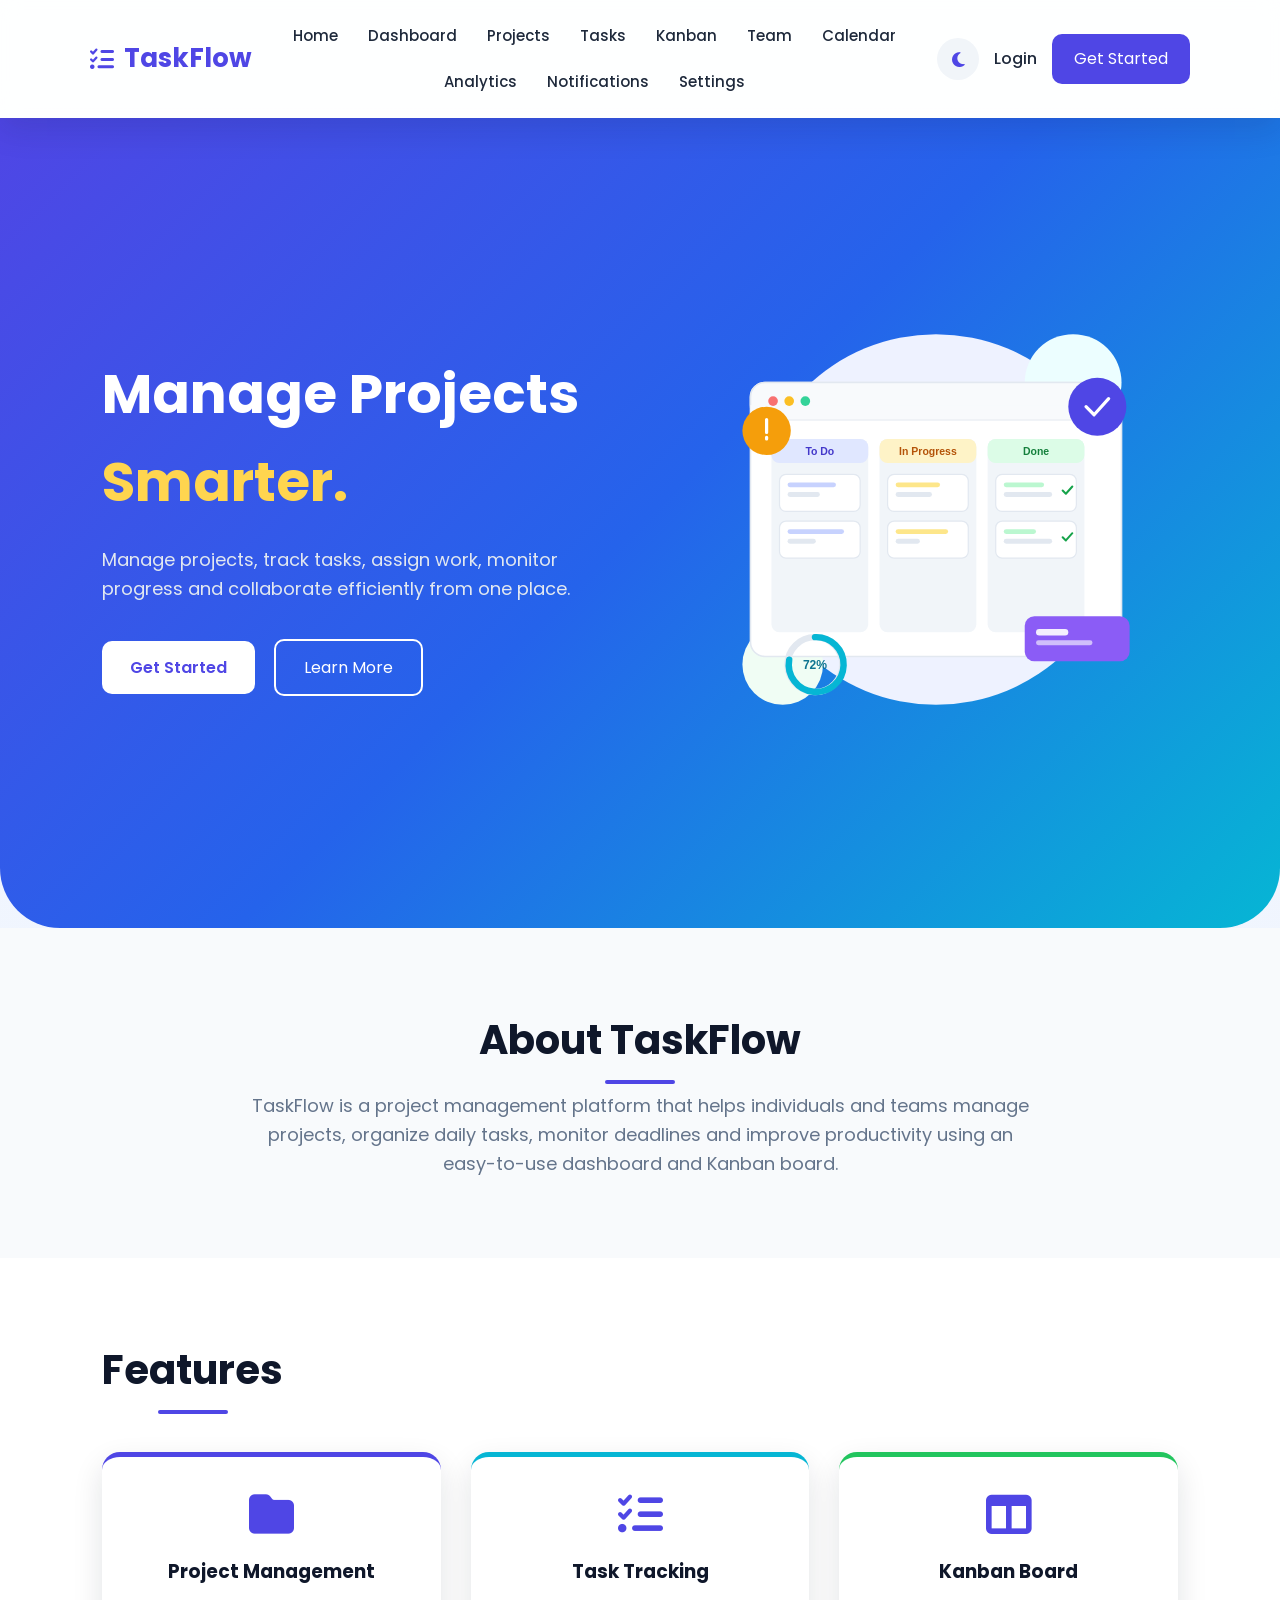
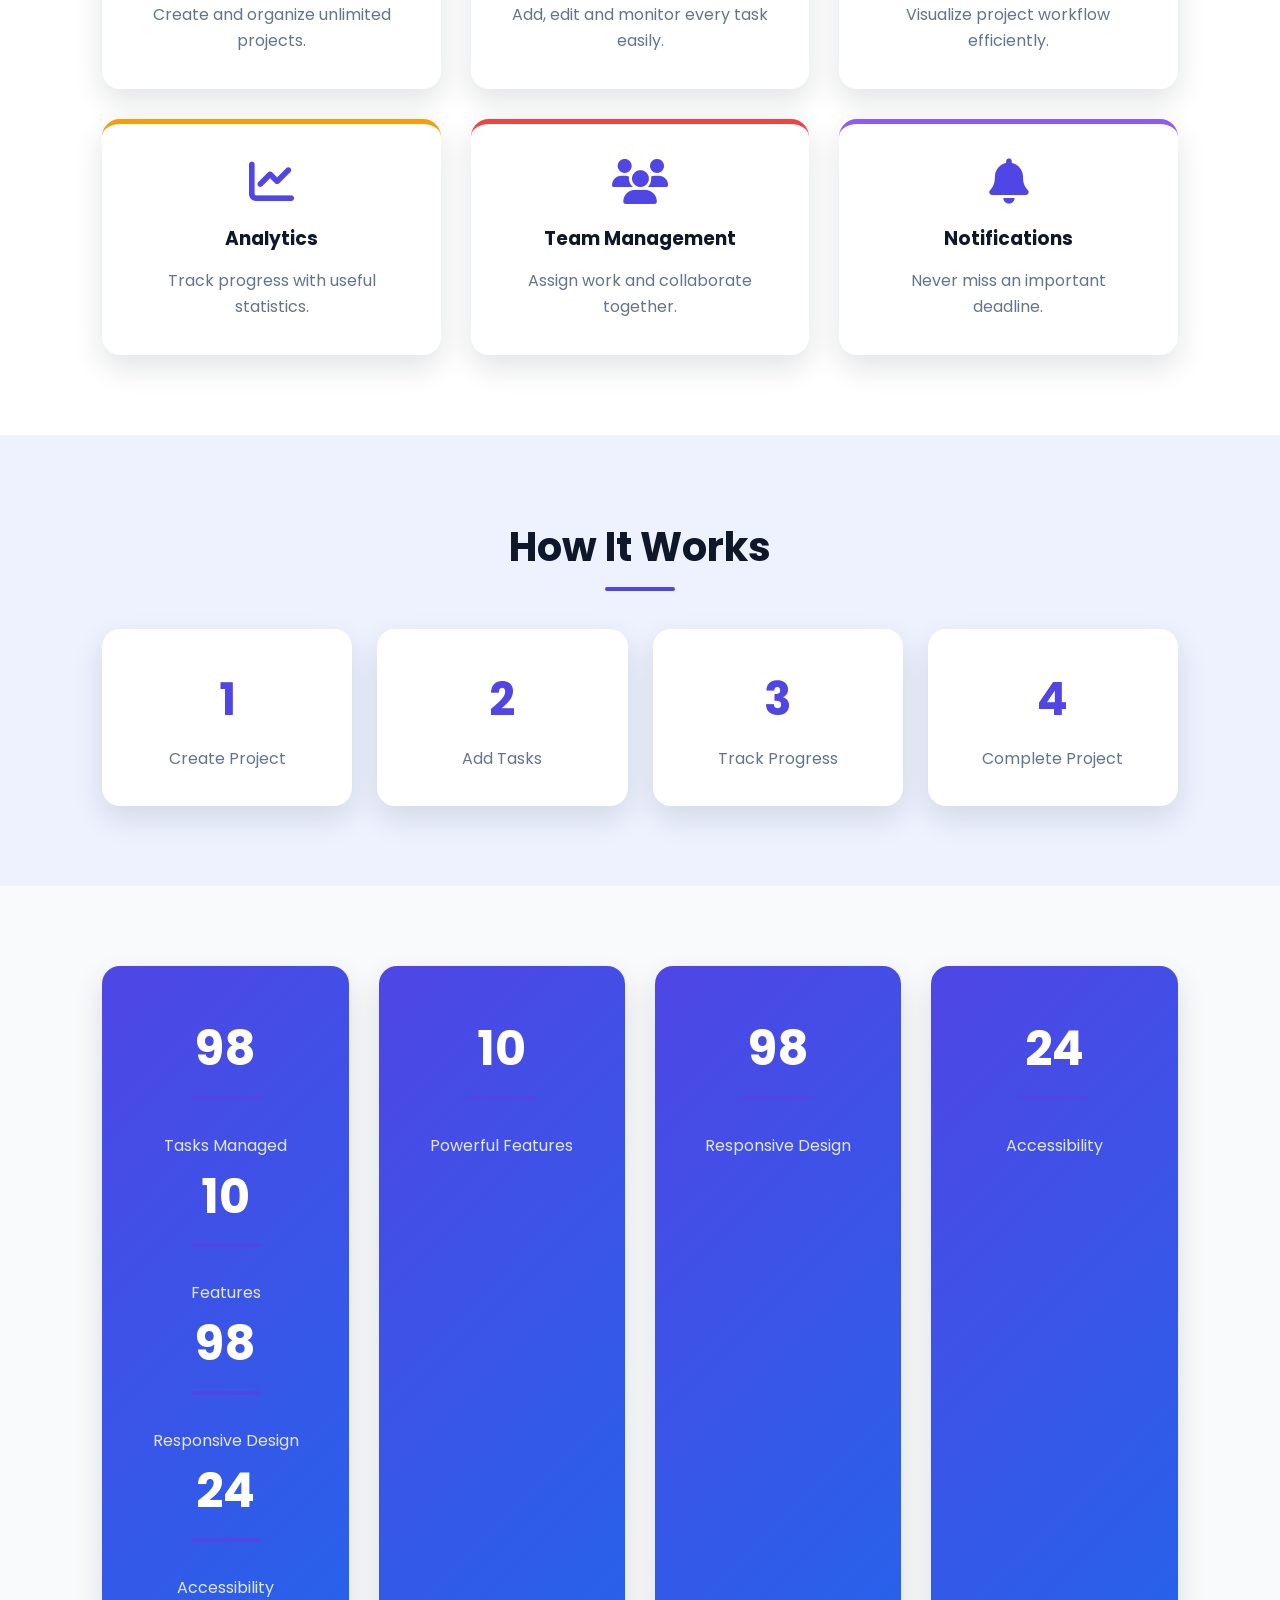
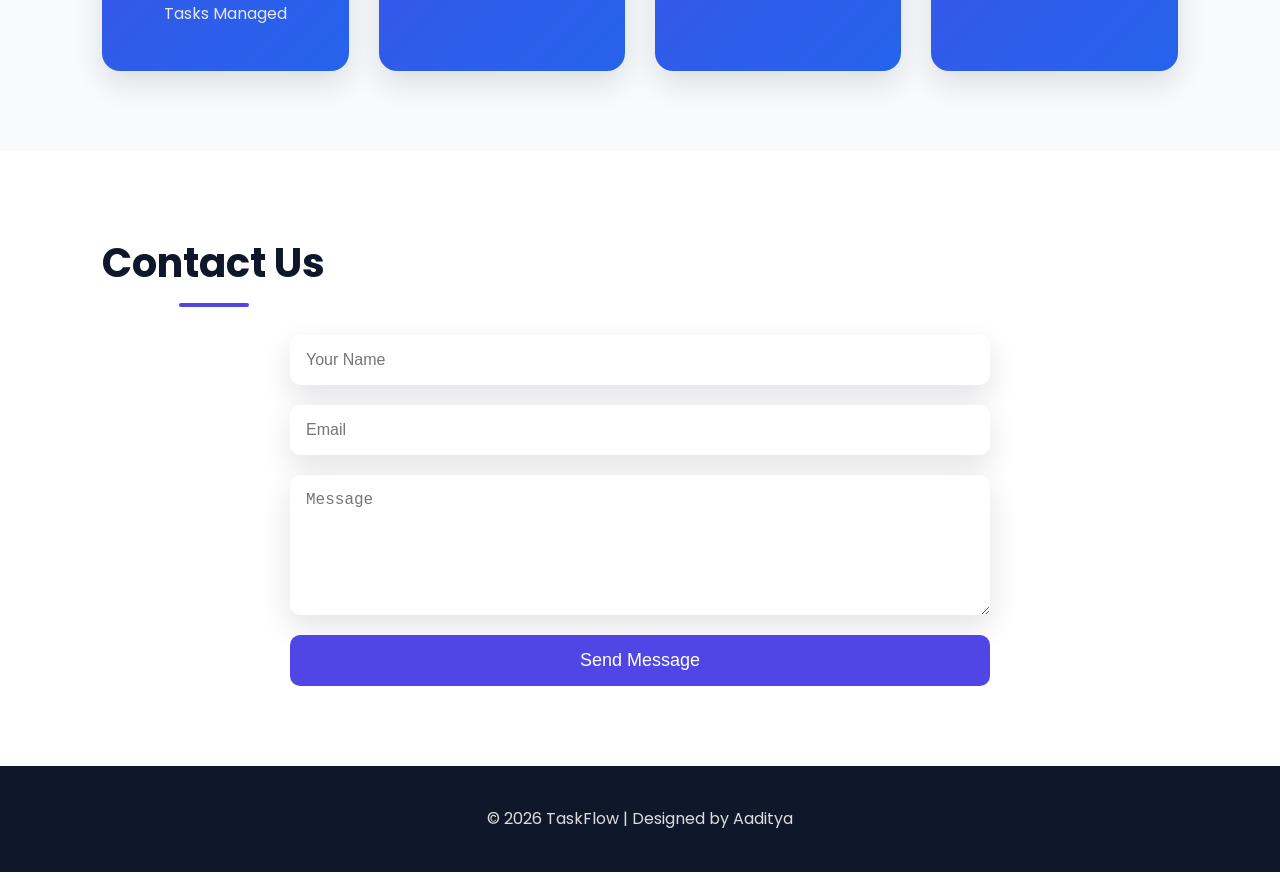
<file: index.html>
<!DOCTYPE html>
<html lang="en">
<head>
    <meta charset="UTF-8">
    <meta http-equiv="refresh" content="0; url=home.html">
    <meta name="viewport" content="width=device-width, initial-scale=1.0">

    <title>TaskFlow</title>

    <script>
        window.location.href = "home.html";
    </script>
</head>
<body>

    <h2>Redirecting to TaskFlow...</h2>

    <p>
        If you are not redirected automatically,
        <a href="home.html">click here</a>.
    </p>

</body>
</html>

<!-- /*


TaskFlow
│
├── 1. Home
│   ├── Landing Page
│   ├── About
│   ├── Features
│   ├── Contact
│   └── Get Started
│
├── 2. Dashboard
│   ├── Welcome Section
│   ├── Active Projects Count
│   ├── Total Tasks
│   ├── Completed Tasks
│   ├── Pending Tasks
│   ├── Upcoming Deadlines
│   ├── Recent Activity
│   ├── Quick Actions
│   └── Progress Overview
│
├── 3. Project Management
│   ├── Create Project
│   ├── View All Projects
│   ├── Project Details
│   ├── Edit Project
│   ├── Delete Project
│   ├── Archive Project
│   ├── Project Description
│   ├── Project Priority
│   ├── Project Status
│   └── Project Progress
│
├── 4. Task Management
│   ├── Add Task
│   ├── Edit Task
│   ├── Delete Task
│   ├── Task Description
│   ├── Assign Task
│   ├── Due Date
│   ├── Task Priority
│   ├── Task Status
│   ├── Mark Complete
│   └── Task History
│
├── 5. Kanban Board
│   ├── To Do
│   ├── In Progress
│   ├── Completed
│
├── 6. Team Management
│   ├── Add Member
│   ├── Remove Member
│   ├── Member Profile
│   ├── Assign Role
│   ├── View Assigned Tasks
│   └── Team Overview
│
├── 7. Calendar
│   ├── Upcoming Deadlines
│   ├── Task Schedule(optional)
│   └── Completed Dates(optional)
│
├── 8. Progress & Analytics
│   ├── Project Progress
│   ├── Task Distribution
│   ├── Pending Tasks
│   ├── Completed Tasks
│
├── 9. Search & Filter
│   ├── Search Projects
        by priority
│
├── 11. Notifications
│   ├── Due Today
│   ├── Overdue Tasks
│   ├── Project Updates
│   ├── Task Completed
│   └── Reminder Alerts
│
├── 12. Settings
│   ├── Dark Mode
│   ├── Light Mode
│
└── 13. Local Storage
    ├── Save Projects
    ├── Save Tasks
    ├── Save Team
    ├── save progerss
*/ -->
</file>
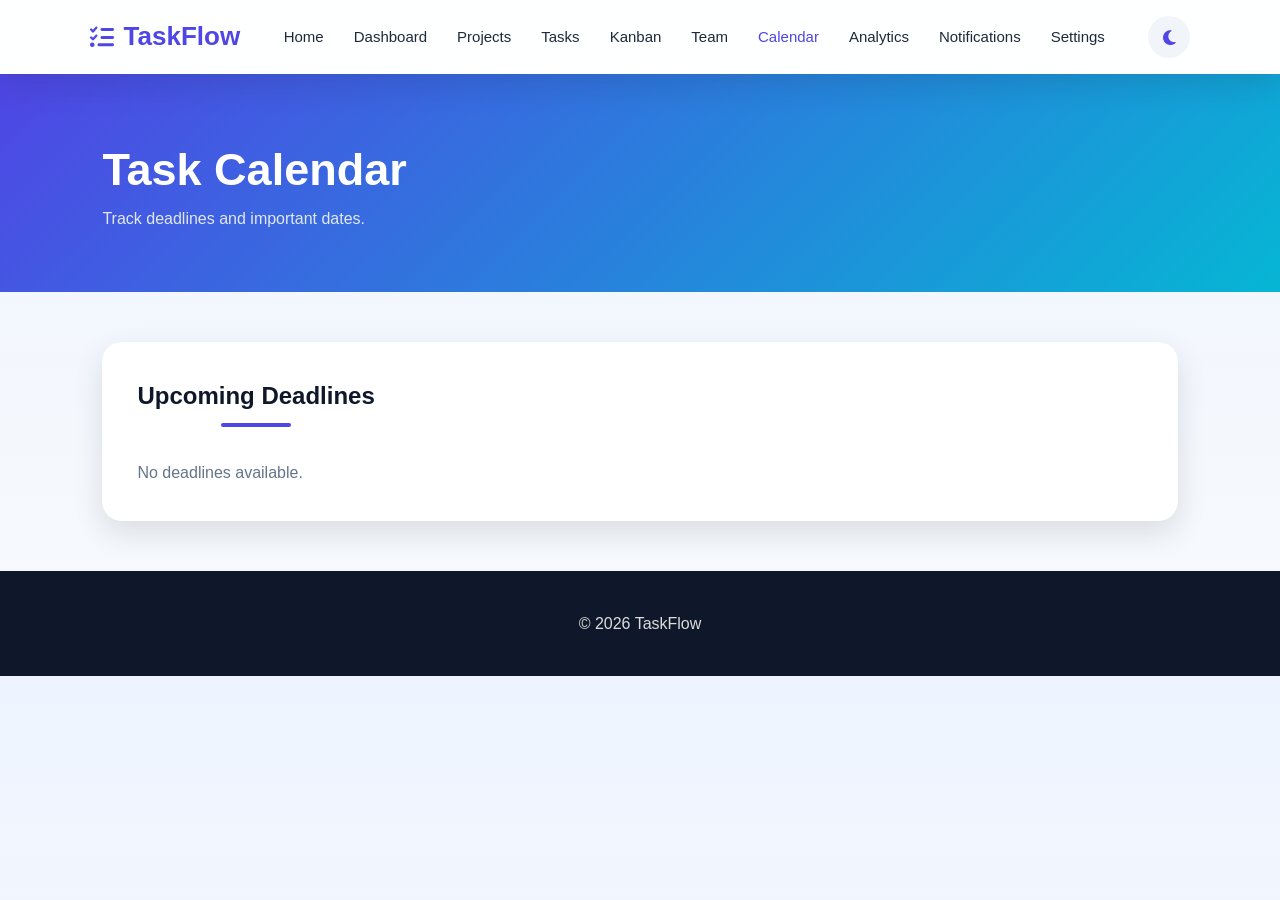
<file: calendar.html>
<!doctype html>
<html lang="en">
  <head>
    <meta charset="UTF-8" />

    <meta name="viewport" content="width=device-width,initial-scale=1.0" />

    <title>TaskFlow | Calendar</title>

    <link rel="stylesheet" href="style.css" />

    <link
      rel="stylesheet"
      href="https://cdnjs.cloudflare.com/ajax/libs/font-awesome/6.5.2/css/all.min.css"
    />
  </head>

  <body>
    <script>
      if (localStorage.getItem("theme") === "dark") {
        document.body.classList.add("dark-mode");
      }
    </script>

    <nav class="navbar">
      <div class="logo">
        <i class="fa-solid fa-list-check"></i>

        TaskFlow
      </div>

      <ul class="nav-links">
        <li><a href="home.html">Home</a></li>

        <li><a href="dashboard.html">Dashboard</a></li>

        <li><a href="projects.html">Projects</a></li>

        <li><a href="tasks.html">Tasks</a></li>

        <li><a href="kanban.html">Kanban</a></li>

        <li><a href="team.html">Team</a></li>

        <li><a href="calendar.html" class="active">Calendar</a></li>

        <li><a href="analytics.html">Analytics</a></li>

        <li><a href="notifications.html">Notifications</a></li>

        <li><a href="settings.html">Settings</a></li>
      </ul>

      <button id="themeToggle" class="theme-toggle-btn" aria-label="Toggle theme">
        <i class="fa-solid fa-moon"></i>
      </button>
    </nav>

    <section class="page-header">
      <h1>Task Calendar</h1>

      <p>Track deadlines and important dates.</p>
    </section>

    <section class="calendar-container">
      <div class="calendar-box">
        <h2>Upcoming Deadlines</h2>

        <div id="calendarTasks"></div>
      </div>
    </section>

    <footer>
      <p>© 2026 TaskFlow</p>
    </footer>

    <script src="theme.js"></script>
    <script src="calendar.js"></script>
  </body>
</html>
</file>
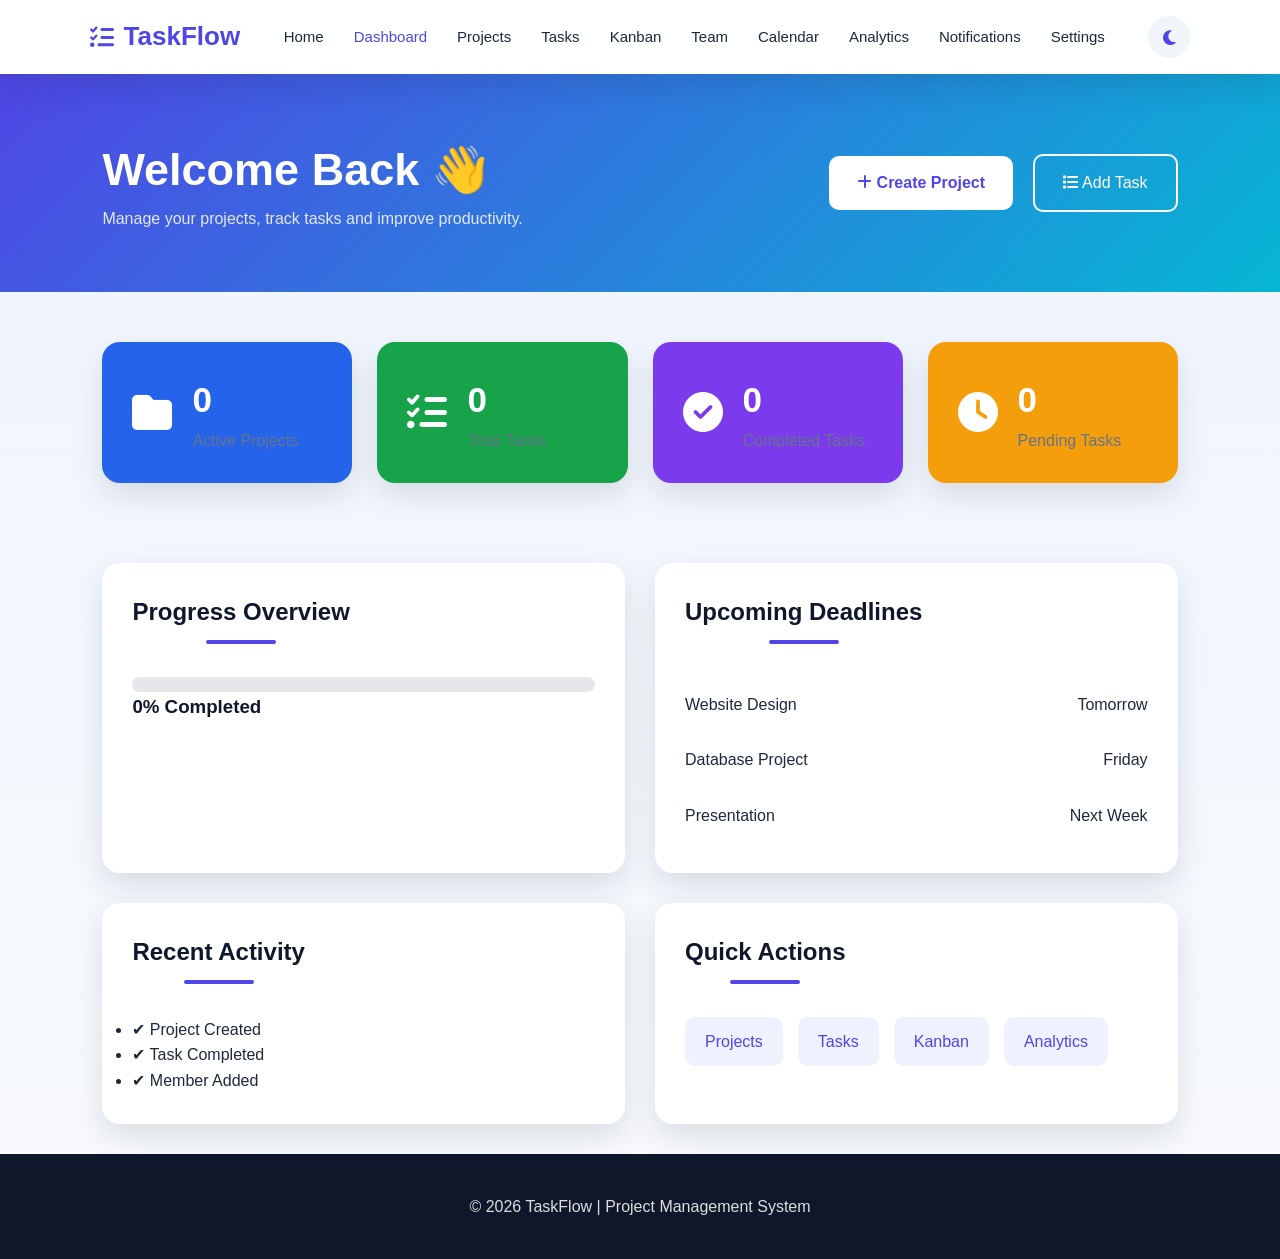
<file: dashboard.html>
<!doctype html>
<html lang="en">
  <head>
    <meta charset="UTF-8" />
    <meta name="viewport" content="width=device-width, initial-scale=1.0" />

    <title>TaskFlow | Dashboard</title>

    <link rel="stylesheet" href="style.css" />

    <!-- Icons -->
    <link
      rel="stylesheet"
      href="https://cdnjs.cloudflare.com/ajax/libs/font-awesome/6.5.2/css/all.min.css"
    />
  </head>

  <body>
    <script>
      if (localStorage.getItem("theme") === "dark") {
        document.body.classList.add("dark-mode");
      }
    </script>

    <!-- ================= NAVBAR ================= -->

    <nav class="navbar">
      <div class="logo">
        <i class="fa-solid fa-list-check"></i>

        TaskFlow
      </div>

      <ul class="nav-links">
        <li><a href="home.html">Home</a></li>

        <li><a href="dashboard.html" class="active">Dashboard</a></li>

        <li><a href="projects.html">Projects</a></li>

        <li><a href="tasks.html">Tasks</a></li>

        <li><a href="kanban.html">Kanban</a></li>

        <li><a href="team.html">Team</a></li>

        <li><a href="calendar.html">Calendar</a></li>

        <li><a href="analytics.html">Analytics</a></li>

        <li><a href="notifications.html">Notifications</a></li>
        <li><a href="settings.html">Settings</a></li>
      </ul>

      <button id="themeToggle" class="theme-toggle-btn" aria-label="Toggle theme">
        <i class="fa-solid fa-moon"></i>
      </button>
    </nav>
    <!-- ================= DASHBOARD HEADER ================= -->

    <section class="dashboard-header">
      <div>
        <h1>Welcome Back 👋</h1>

        <p>Manage your projects, track tasks and improve productivity.</p>
      </div>

      <div class="dashboard-buttons">
        <a href="projects.html" class="btn">
          <i class="fa-solid fa-plus"></i>
          Create Project
        </a>

        <a href="tasks.html" class="btn-outline">
          <i class="fa-solid fa-list"></i>
          Add Task
        </a>
      </div>
    </section>
    <!-- ================= STAT CARDS ================= -->

    <section class="dashboard-stats">
      <div class="dashboard-card blue">
        <i class="fa-solid fa-folder"></i>

        <div>
          <h3 id="projectCount">0</h3>

          <p>Active Projects</p>
        </div>
      </div>
      <div class="dashboard-card green">
        <i class="fa-solid fa-list-check"></i>

        <div>
          <h3 id="taskCount">0</h3>

          <p>Total Tasks</p>
        </div>
      </div>
      <div class="dashboard-card purple">
        <i class="fa-solid fa-circle-check"></i>

        <div>
          <h3 id="completedCount">0</h3>

          <p>Completed Tasks</p>
        </div>
      </div>
      <div class="dashboard-card orange">
        <i class="fa-solid fa-clock"></i>

        <div>
          <h3 id="pendingCount">0</h3>

          <p>Pending Tasks</p>
        </div>
      </div>
    </section>

    <!-- ================= MAIN DASHBOARD ================= -->

    <section class="dashboard-grid">
      <!-- Progress -->
      <div class="dashboard-box">
        <h2>Progress Overview</h2>

        <div class="progress-bar">
          <div class="progress" id="progressBar"></div>
        </div>

        <h3 id="progressText">0% Completed</h3>
      </div>

      <!-- Deadlines -->

      <div class="dashboard-box">
        <h2>Upcoming Deadlines</h2>
        <ul class="deadline-list">
          <li>
            Website Design
            <span> Tomorrow </span>
          </li>

          <li>
            Database Project
            <span> Friday </span>
          </li>

          <li>
            Presentation
            <span> Next Week </span>
          </li>
        </ul>
      </div>
      <!-- Activity -->

      <div class="dashboard-box">
        <h2>Recent Activity</h2>

        <ul>
          <li>✔ Project Created</li>

          <li>✔ Task Completed</li>

          <li>✔ Member Added</li>
        </ul>
      </div>

      <!-- Quick Actions -->

      <div class="dashboard-box">
        <h2>Quick Actions</h2>

        <div class="quick-actions">
          <a href="projects.html"> Projects </a>

          <a href="tasks.html"> Tasks </a>

          <a href="kanban.html"> Kanban </a>

          <a href="analytics.html"> Analytics </a>
        </div>
      </div>
    </section>

    <footer>
      <p>© 2026 TaskFlow | Project Management System</p>
    </footer>
    <script src="theme.js"></script>
    <script src="dashboard.js"></script>
  </body>
</html>
</file>
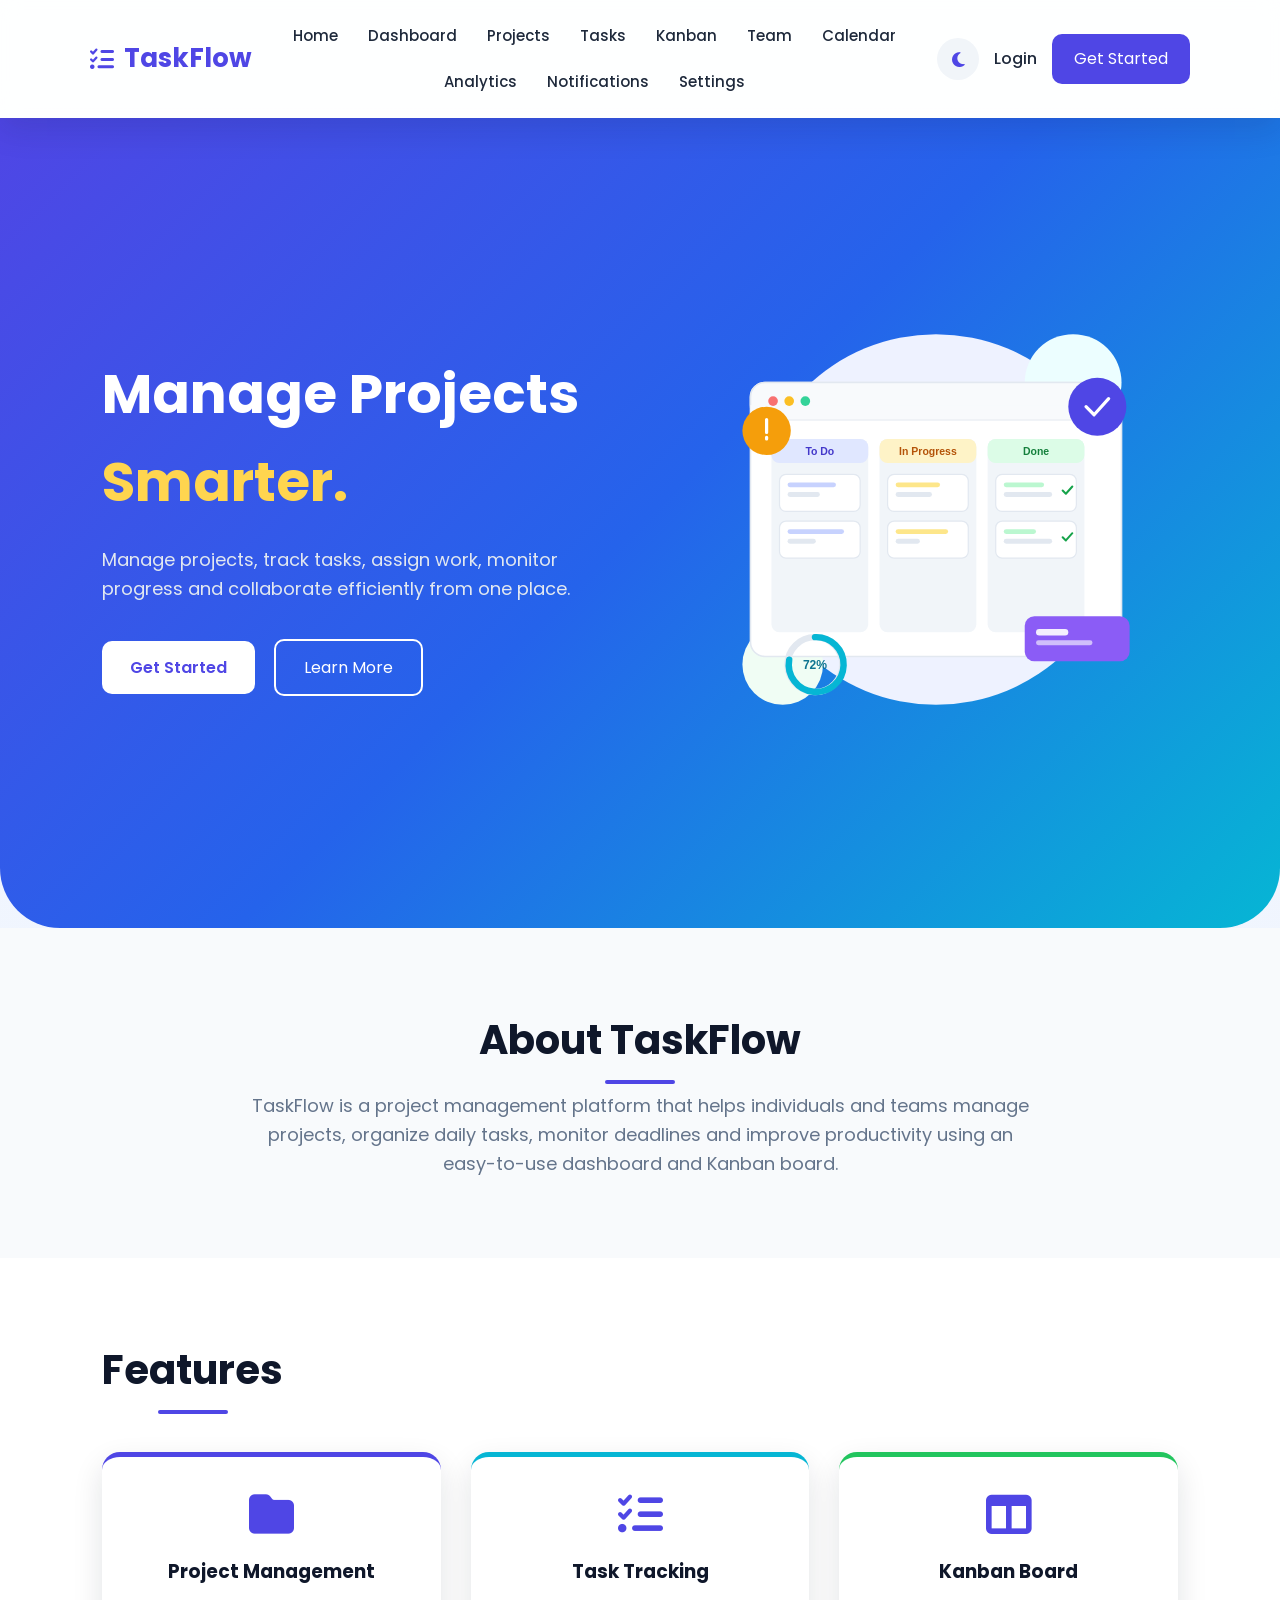
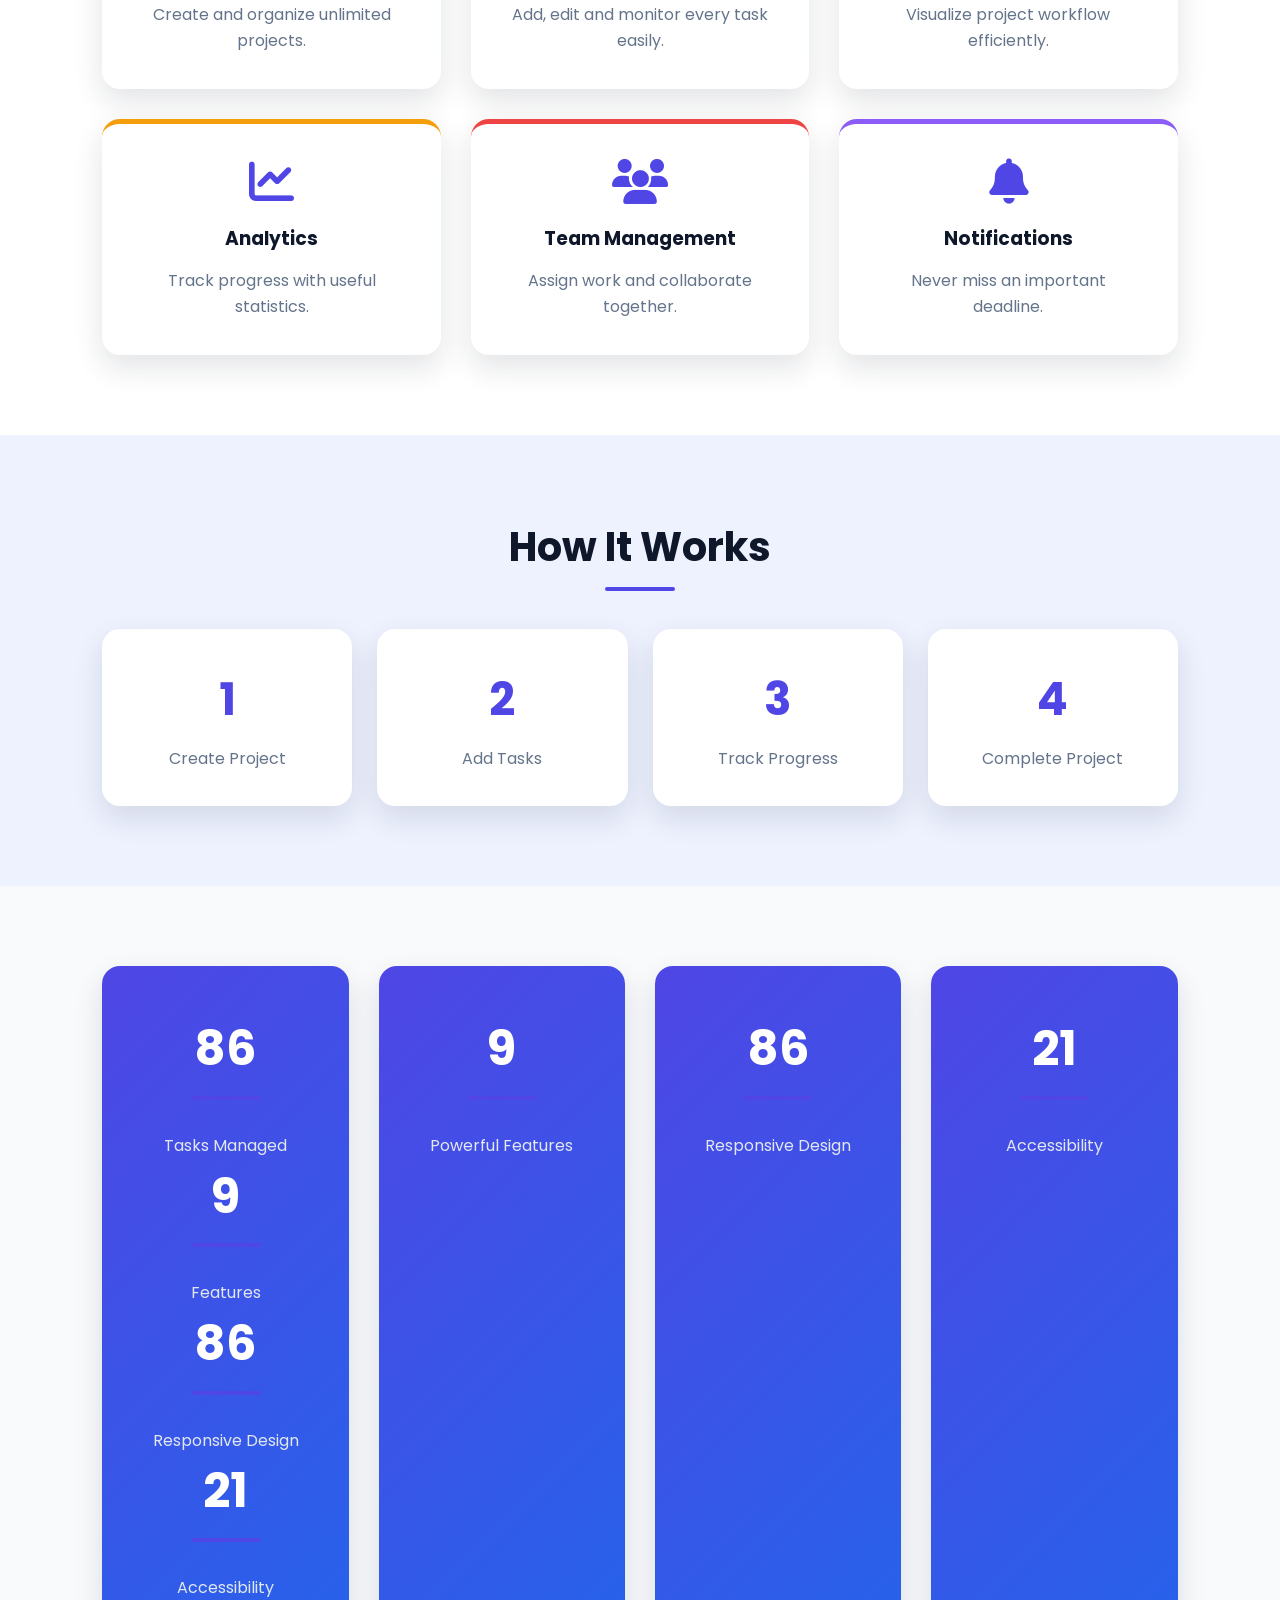
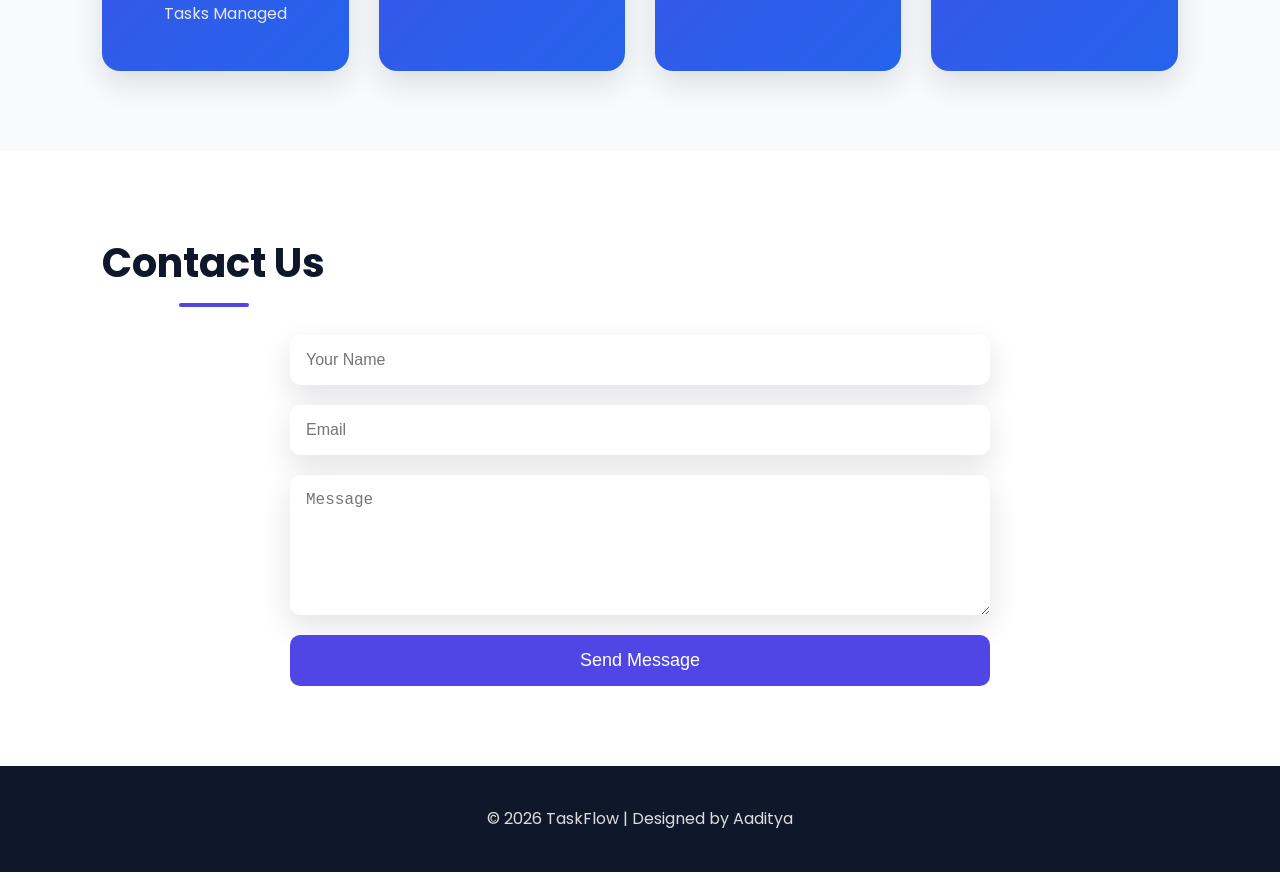
<file: home.html>
<!doctype html>
<html lang="en">
  <head>
    <meta charset="UTF-8" />
    <meta name="viewport" content="width=device-width, initial-scale=1.0" />
    <title>TaskFlow | Home</title>

    <link rel="stylesheet" href="style.css" />

    <!-- Font Awesome -->
    <link
      rel="stylesheet"
      href="https://cdnjs.cloudflare.com/ajax/libs/font-awesome/6.5.2/css/all.min.css"
    />
    <link rel="preconnect" href="https://fonts.googleapis.com" />
    <link rel="preconnect" href="https://fonts.gstatic.com" crossorigin />

    <link
      href="https://fonts.googleapis.com/css2?family=Poppins:wght@300;400;500;600;700&display=swap"
      rel="stylesheet"
    />
  </head>
  <body>
    <script>
      if (localStorage.getItem("theme") === "dark") {
        document.body.classList.add("dark-mode");
      }
    </script>

    <!-- ================= NAVBAR ================= -->

    <header>
      <nav class="navbar">
        <div class="logo">
          <i class="fa-solid fa-list-check"></i>
          <span>TaskFlow</span>
        </div>

        <ul class="nav-links">
          <li><a href="home.html" class="active">Home</a></li>

          <li><a href="dashboard.html">Dashboard</a></li>

          <li><a href="projects.html">Projects</a></li>

          <li><a href="tasks.html">Tasks</a></li>

          <li><a href="kanban.html">Kanban</a></li>

          <li><a href="team.html">Team</a></li>

          <li><a href="calendar.html">Calendar</a></li>

          <li><a href="analytics.html">Analytics</a></li>

          <li><a href="notifications.html">Notifications</a></li>

          <li><a href="settings.html">Settings</a></li>
        </ul>

        <div class="nav-buttons">
          <button id="themeToggle" class="theme-toggle-btn" aria-label="Toggle theme">
            <i class="fa-solid fa-moon"></i>
          </button>

          <a href="#" class="login-btn">Login</a>

          <a href="dashboard.html" class="start-btn"> Get Started </a>
        </div>
      </nav>
    </header>

    <!-- ================= HERO ================= -->

    <section class="hero">
      <div class="hero-text">
        <h1>
          Manage Projects

          <span>Smarter.</span>
        </h1>

        <p>
          Manage projects, track tasks, assign work, monitor progress and
          collaborate efficiently from one place.
        </p>

        <div class="hero-buttons">
          <a href="dashboard.html" class="btn"> Get Started </a>

          <a href="#about" class="btn-outline"> Learn More </a>
        </div>
      </div>

      <div class="hero-image">
        <img src="assets/hero.svg" alt="TaskFlow project dashboard illustration" />
      </div>
    </section>

    <!-- ================= ABOUT ================= -->

    <section class="about" id="about">
      <h2>About TaskFlow</h2>

      <p>
        TaskFlow is a project management platform that helps individuals and
        teams manage projects, organize daily tasks, monitor deadlines and
        improve productivity using an easy-to-use dashboard and Kanban board.
      </p>
    </section>

    <!-- ================= FEATURES ================= -->

    <section class="features">
      <h2>Features</h2>

      <div class="feature-container">
        <div class="feature-card">
          <i class="fa-solid fa-folder"></i>

          <h3>Project Management</h3>

          <p>Create and organize unlimited projects.</p>
        </div>

        <div class="feature-card">
          <i class="fa-solid fa-list-check"></i>

          <h3>Task Tracking</h3>

          <p>Add, edit and monitor every task easily.</p>
        </div>

        <div class="feature-card">
          <i class="fa-solid fa-table-columns"></i>

          <h3>Kanban Board</h3>

          <p>Visualize project workflow efficiently.</p>
        </div>

        <div class="feature-card">
          <i class="fa-solid fa-chart-line"></i>

          <h3>Analytics</h3>

          <p>Track progress with useful statistics.</p>
        </div>

        <div class="feature-card">
          <i class="fa-solid fa-users"></i>

          <h3>Team Management</h3>

          <p>Assign work and collaborate together.</p>
        </div>

        <div class="feature-card">
          <i class="fa-solid fa-bell"></i>

          <h3>Notifications</h3>

          <p>Never miss an important deadline.</p>
        </div>
      </div>
    </section>

    <!-- ================= HOW IT WORKS ================= -->

    <section class="workflow">
      <h2>How It Works</h2>

      <div class="steps">
        <div class="step">
          <h3>1</h3>
          <p>Create Project</p>
        </div>

        <div class="step">
          <h3>2</h3>
          <p>Add Tasks</p>
        </div>

        <div class="step">
          <h3>3</h3>
          <p>Track Progress</p>
        </div>

        <div class="step">
          <h3>4</h3>
          <p>Complete Project</p>
        </div>
      </div>
    </section>

    <!-- ================= STATS ================= -->

    <section class="stats">
      <div class="stat">
        <h2>100</h2>
        <p>Tasks Managed</p>

        <h2>10</h2>
        <p>Features</p>

        <h2>100</h2>
        <p>Responsive Design</p>

        <h2>24</h2>
        <p>Accessibility</p>

        <p>Tasks Managed</p>
      </div>

      <div class="stat">
        <h2>10+</h2>

        <p>Powerful Features</p>
      </div>

      <div class="stat">
        <h2>100%</h2>

        <p>Responsive Design</p>
      </div>

      <div class="stat">
        <h2>24/7</h2>

        <p>Accessibility</p>
      </div>
    </section>

    <!-- ================= CONTACT ================= -->

    <section class="contact">
      <h2>Contact Us</h2>

      <form>
        <input type="text" placeholder="Your Name" />

        <input type="email" placeholder="Email" />

        <textarea rows="6" placeholder="Message"></textarea>

        <button type="submit">Send Message</button>
      </form>
    </section>

    <!-- ================= FOOTER ================= -->

    <footer>
      <p>© 2026 TaskFlow | Designed by Aaditya</p>
    </footer>

    <script src="theme.js"></script>
    <script src="home.js"></script>
  </body>
</html>
</file>
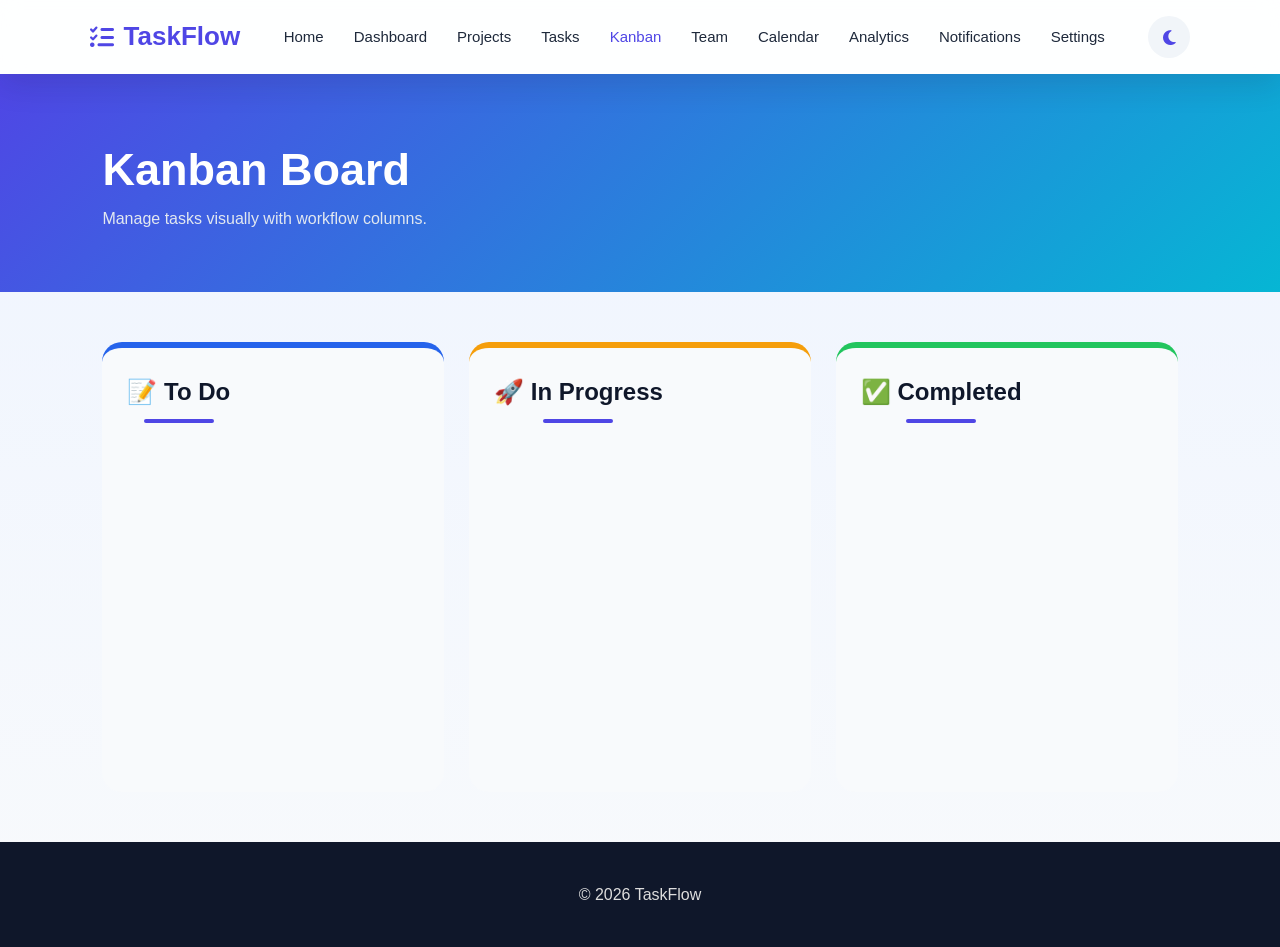
<file: kanban.html>
<!doctype html>
<html lang="en">
  <head>
    <meta charset="UTF-8" />

    <meta name="viewport" content="width=device-width,initial-scale=1.0" />

    <title>TaskFlow | Kanban</title>

    <link rel="stylesheet" href="style.css" />

    <link
      rel="stylesheet"
      href="https://cdnjs.cloudflare.com/ajax/libs/font-awesome/6.5.2/css/all.min.css"
    />
  </head>

  <body>
    <script>
      if (localStorage.getItem("theme") === "dark") {
        document.body.classList.add("dark-mode");
      }
    </script>

    <nav class="navbar">
      <div class="logo">
        <i class="fa-solid fa-list-check"></i>

        TaskFlow
      </div>

      <ul class="nav-links">
        <li><a href="home.html">Home</a></li>

        <li><a href="dashboard.html">Dashboard</a></li>

        <li><a href="projects.html">Projects</a></li>

        <li><a href="tasks.html">Tasks</a></li>

        <li><a href="kanban.html" class="active">Kanban</a></li>

        <li><a href="team.html">Team</a></li>

        <li><a href="calendar.html">Calendar</a></li>

        <li><a href="analytics.html">Analytics</a></li>

        <li><a href="notifications.html">Notifications</a></li>

        <li><a href="settings.html">Settings</a></li>
      </ul>

      <button id="themeToggle" class="theme-toggle-btn" aria-label="Toggle theme">
        <i class="fa-solid fa-moon"></i>
      </button>
    </nav>

    <section class="page-header">
      <h1>Kanban Board</h1>

      <p>Manage tasks visually with workflow columns.</p>
    </section>

    <section class="kanban-container">
      <div class="kanban-column todo">
        <h2>📝 To Do</h2>

        <div id="todo"></div>
      </div>

      <div class="kanban-column in-progress">
        <h2>🚀 In Progress</h2>

        <div id="inProgress"></div>
      </div>

      <div class="kanban-column completed">
        <h2>✅ Completed</h2>

        <div id="completed"></div>
      </div>
    </section>
    <footer>
      <p>© 2026 TaskFlow</p>
    </footer>

    <script src="theme.js"></script>
    <script src="kanban.js"></script>
  </body>
</html>
</file>
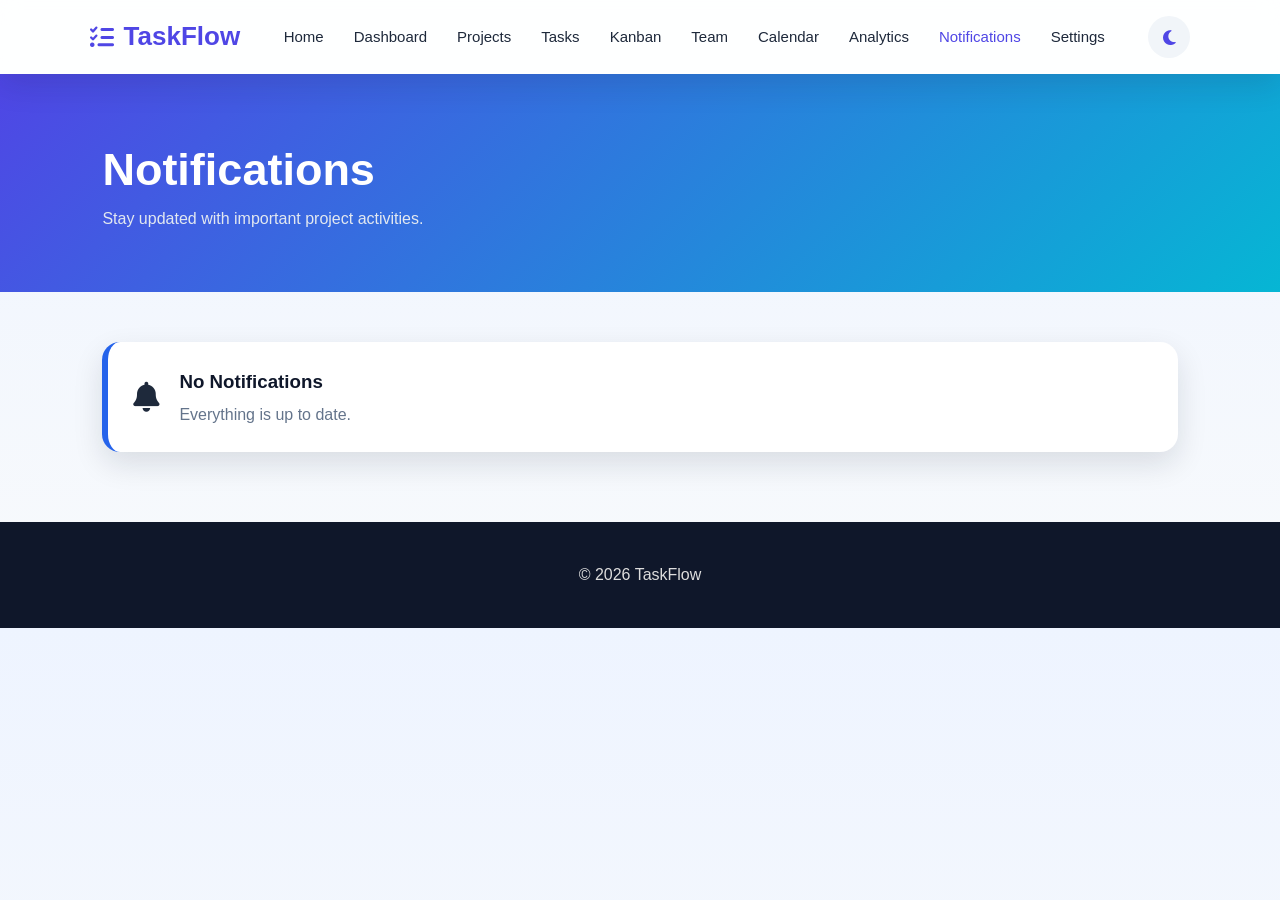
<file: notifications.html>
<!doctype html>
<html lang="en">
  <head>
    <meta charset="UTF-8" />

    <meta name="viewport" content="width=device-width,initial-scale=1.0" />

    <title>TaskFlow | Notifications</title>

    <link rel="stylesheet" href="style.css" />

    <link
      rel="stylesheet"
      href="https://cdnjs.cloudflare.com/ajax/libs/font-awesome/6.5.2/css/all.min.css"
    />
  </head>

  <body>
    <script>
      if (localStorage.getItem("theme") === "dark") {
        document.body.classList.add("dark-mode");
      }
    </script>

    <nav class="navbar">
      <div class="logo">
        <i class="fa-solid fa-list-check"></i>

        TaskFlow
      </div>

      <ul class="nav-links">
        <li><a href="home.html">Home</a></li>

        <li><a href="dashboard.html">Dashboard</a></li>

        <li><a href="projects.html">Projects</a></li>

        <li><a href="tasks.html">Tasks</a></li>

        <li><a href="kanban.html">Kanban</a></li>

        <li><a href="team.html">Team</a></li>

        <li><a href="calendar.html">Calendar</a></li>

        <li><a href="analytics.html">Analytics</a></li>

        <li><a href="notifications.html" class="active">Notifications</a></li>

        <li><a href="settings.html">Settings</a></li>
      </ul>

      <button id="themeToggle" class="theme-toggle-btn" aria-label="Toggle theme">
        <i class="fa-solid fa-moon"></i>
      </button>
    </nav>

    <section class="page-header">
      <h1>Notifications</h1>

      <p>Stay updated with important project activities.</p>
    </section>

    <section class="notification-container">
      <div id="notifications"></div>
    </section>

    <footer>
      <p>© 2026 TaskFlow</p>
    </footer>

    <script src="theme.js"></script>
    <script src="notifications.js"></script>
  </body>
</html>
</file>
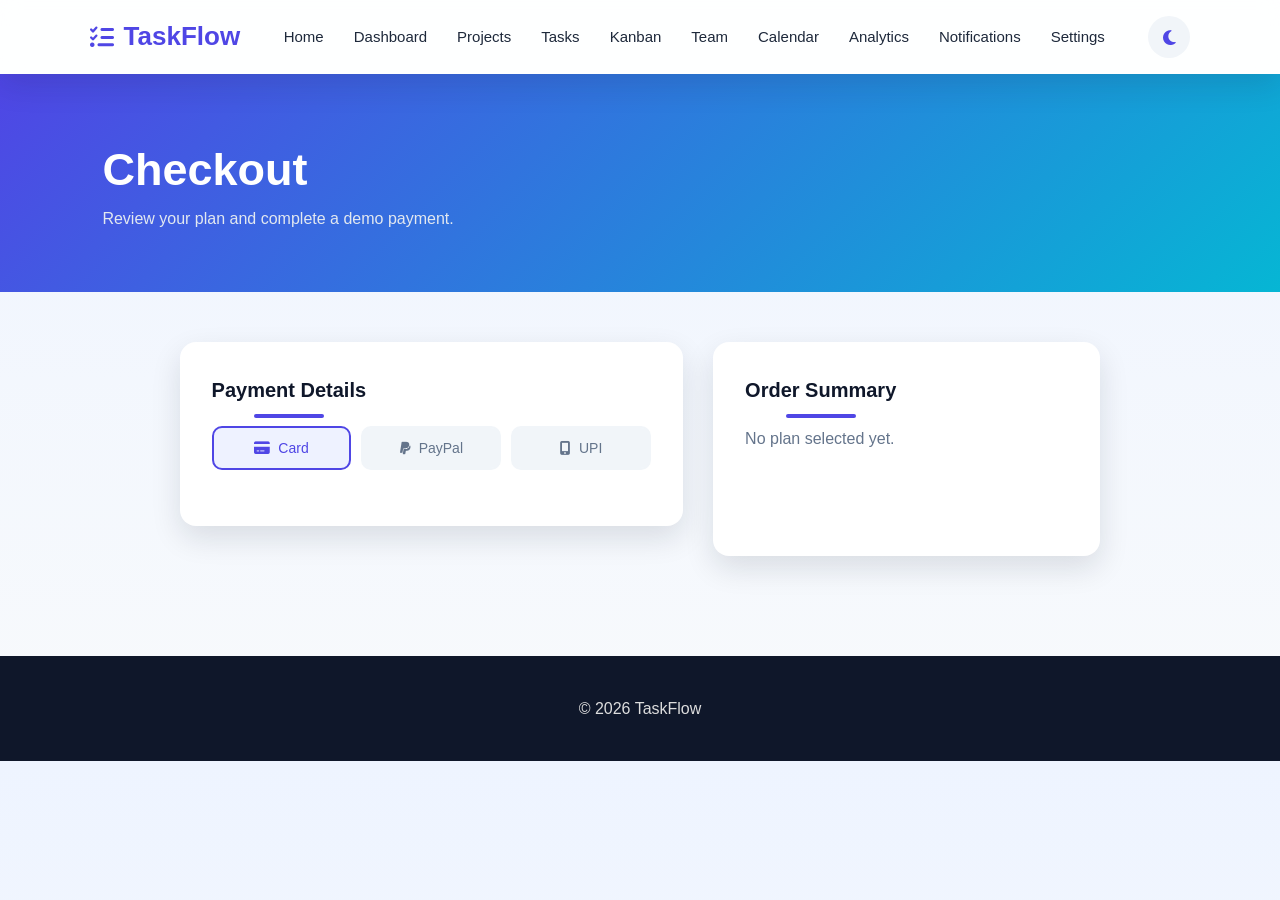
<file: payment.html>
<!doctype html>
<html lang="en">
  <head>
    <meta charset="UTF-8" />

    <meta name="viewport" content="width=device-width,initial-scale=1.0" />

    <title>TaskFlow | Payment</title>

    <link rel="stylesheet" href="style.css" />

    <link
      rel="stylesheet"
      href="https://cdnjs.cloudflare.com/ajax/libs/font-awesome/6.5.2/css/all.min.css"
    />
  </head>

  <body>
    <script>
      if (localStorage.getItem("theme") === "dark") {
        document.body.classList.add("dark-mode");
      }
    </script>

    <nav class="navbar">
      <div class="logo">
        <i class="fa-solid fa-list-check"></i>

        TaskFlow
      </div>

      <ul class="nav-links">
        <li><a href="home.html">Home</a></li>

        <li><a href="dashboard.html">Dashboard</a></li>

        <li><a href="projects.html">Projects</a></li>

        <li><a href="tasks.html">Tasks</a></li>

        <li><a href="kanban.html">Kanban</a></li>

        <li><a href="team.html">Team</a></li>

        <li><a href="calendar.html">Calendar</a></li>

        <li><a href="analytics.html">Analytics</a></li>

        <li><a href="notifications.html">Notifications</a></li>

        <li><a href="settings.html">Settings</a></li>
      </ul>

      <button id="themeToggle" class="theme-toggle-btn" aria-label="Toggle theme">
        <i class="fa-solid fa-moon"></i>
      </button>
    </nav>

    <section class="page-header">
      <h1>Checkout</h1>

      <p>Review your plan and complete a demo payment.</p>
    </section>

    <section class="payment-container">
      <div class="payment-form-box">
        <h2>Payment Details</h2>

        <div class="payment-methods">
          <button class="payment-method-btn active" data-method="card">
            <i class="fa-solid fa-credit-card"></i>
            Card
          </button>

          <button class="payment-method-btn" data-method="paypal">
            <i class="fa-brands fa-paypal"></i>
            PayPal
          </button>

          <button class="payment-method-btn" data-method="upi">
            <i class="fa-solid fa-mobile-screen-button"></i>
            UPI
          </button>
        </div>

        <form id="paymentForm">
          <div class="payment-fields" id="cardFields">
            <input type="text" id="cardName" placeholder="Name on card" />

            <input
              type="text"
              id="cardNumber"
              placeholder="Card number"
              maxlength="19"
            />

            <div class="field-row">
              <input type="text" id="cardExpiry" placeholder="MM / YY" maxlength="7" />

              <input type="text" id="cardCvv" placeholder="CVV" maxlength="4" />
            </div>
          </div>

          <div class="payment-fields hidden" id="paypalFields">
            <input type="email" id="paypalEmail" placeholder="PayPal email address" />

            <p class="field-hint">
              You'll be redirected to PayPal to approve this payment.
              (Demo only — no redirect will actually happen.)
            </p>
          </div>

          <div class="payment-fields hidden" id="upiFields">
            <input type="text" id="upiId" placeholder="yourname@upi" />

            <p class="field-hint">
              Enter the UPI ID linked to your bank account.
            </p>
          </div>

          <button type="submit" class="btn pay-btn" id="payBtn">
            <i class="fa-solid fa-lock"></i>
            Pay Now
          </button>

          <p class="demo-note">
            <i class="fa-solid fa-circle-info"></i>
            Demo checkout — no real charge will be made.
          </p>
        </form>
      </div>

      <div class="order-summary-box">
        <h2>Order Summary</h2>

        <div id="summaryContent"></div>
      </div>
    </section>

    <div class="payment-success-overlay" id="successOverlay">
      <div class="payment-success-card">
        <i class="fa-solid fa-circle-check"></i>

        <h2>Payment Successful</h2>

        <p id="successMessage">You're now on the Pro plan.</p>

        <a href="dashboard.html" class="btn">Go to Dashboard</a>
      </div>
    </div>

    <footer>
      <p>© 2026 TaskFlow</p>
    </footer>

    <script src="theme.js"></script>
    <script src="payment.js"></script>
  </body>
</html>
</file>
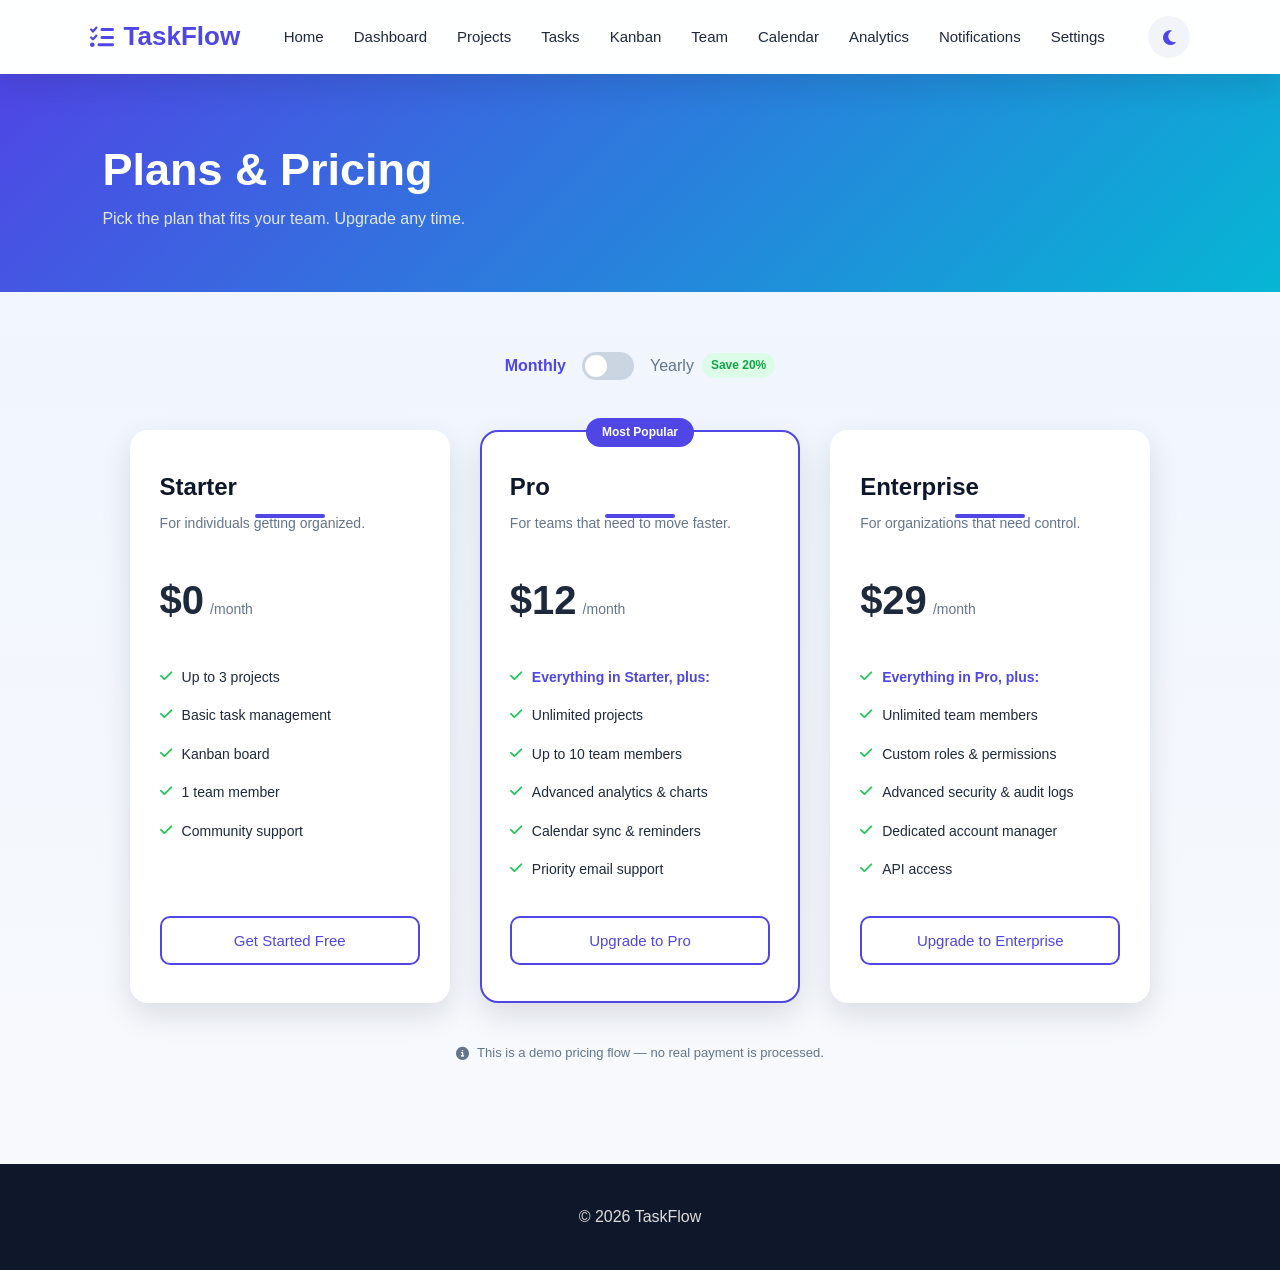
<file: pricing.html>
<!doctype html>
<html lang="en">
  <head>
    <meta charset="UTF-8" />

    <meta name="viewport" content="width=device-width,initial-scale=1.0" />

    <title>TaskFlow | Pricing</title>

    <link rel="stylesheet" href="style.css" />

    <link
      rel="stylesheet"
      href="https://cdnjs.cloudflare.com/ajax/libs/font-awesome/6.5.2/css/all.min.css"
    />
  </head>

  <body>
    <script>
      if (localStorage.getItem("theme") === "dark") {
        document.body.classList.add("dark-mode");
      }
    </script>

    <nav class="navbar">
      <div class="logo">
        <i class="fa-solid fa-list-check"></i>

        TaskFlow
      </div>

      <ul class="nav-links">
        <li><a href="home.html">Home</a></li>

        <li><a href="dashboard.html">Dashboard</a></li>

        <li><a href="projects.html">Projects</a></li>

        <li><a href="tasks.html">Tasks</a></li>

        <li><a href="kanban.html">Kanban</a></li>

        <li><a href="team.html">Team</a></li>

        <li><a href="calendar.html">Calendar</a></li>

        <li><a href="analytics.html">Analytics</a></li>

        <li><a href="notifications.html">Notifications</a></li>

        <li><a href="settings.html">Settings</a></li>
      </ul>

      <button id="themeToggle" class="theme-toggle-btn" aria-label="Toggle theme">
        <i class="fa-solid fa-moon"></i>
      </button>
    </nav>

    <section class="page-header">
      <h1>Plans & Pricing</h1>

      <p>Pick the plan that fits your team. Upgrade any time.</p>
    </section>

    <section class="pricing-container">
      <div class="billing-toggle">
        <span class="billing-label active" id="monthlyLabel">Monthly</span>

        <button
          id="billingSwitch"
          class="billing-switch"
          aria-label="Toggle yearly billing"
        >
          <span class="billing-knob"></span>
        </button>

        <span class="billing-label" id="yearlyLabel">
          Yearly <span class="save-badge">Save 20%</span>
        </span>
      </div>

      <div class="pricing-grid">
        <div class="pricing-card" data-plan="starter">
          <h2>Starter</h2>

          <p class="plan-tagline">For individuals getting organized.</p>

          <div class="price">
            <span class="amount" data-monthly="0" data-yearly="0">$0</span>
            <span class="period">/month</span>
          </div>

          <ul class="plan-features">
            <li><i class="fa-solid fa-check"></i> Up to 3 projects</li>

            <li><i class="fa-solid fa-check"></i> Basic task management</li>

            <li><i class="fa-solid fa-check"></i> Kanban board</li>

            <li><i class="fa-solid fa-check"></i> 1 team member</li>

            <li><i class="fa-solid fa-check"></i> Community support</li>
          </ul>

          <button class="btn-outline choose-plan" data-plan="Starter" data-price="0">
            Get Started Free
          </button>
        </div>

        <div class="pricing-card popular" data-plan="pro">
          <span class="popular-badge">Most Popular</span>

          <h2>Pro</h2>

          <p class="plan-tagline">For teams that need to move faster.</p>

          <div class="price">
            <span class="amount" data-monthly="12" data-yearly="10">$12</span>
            <span class="period">/month</span>
          </div>

          <ul class="plan-features">
            <li>
              <i class="fa-solid fa-check"></i>
              <b>Everything in Starter, plus:</b>
            </li>

            <li><i class="fa-solid fa-check"></i> Unlimited projects</li>

            <li><i class="fa-solid fa-check"></i> Up to 10 team members</li>

            <li><i class="fa-solid fa-check"></i> Advanced analytics & charts</li>

            <li><i class="fa-solid fa-check"></i> Calendar sync & reminders</li>

            <li><i class="fa-solid fa-check"></i> Priority email support</li>
          </ul>

          <button class="btn-outline choose-plan" data-plan="Pro" data-price="12">
            Upgrade to Pro
          </button>
        </div>

        <div class="pricing-card" data-plan="enterprise">
          <h2>Enterprise</h2>

          <p class="plan-tagline">For organizations that need control.</p>

          <div class="price">
            <span class="amount" data-monthly="29" data-yearly="24">$29</span>
            <span class="period">/month</span>
          </div>

          <ul class="plan-features">
            <li>
              <i class="fa-solid fa-check"></i>
              <b>Everything in Pro, plus:</b>
            </li>

            <li><i class="fa-solid fa-check"></i> Unlimited team members</li>

            <li><i class="fa-solid fa-check"></i> Custom roles & permissions</li>

            <li><i class="fa-solid fa-check"></i> Advanced security & audit logs</li>

            <li><i class="fa-solid fa-check"></i> Dedicated account manager</li>

            <li><i class="fa-solid fa-check"></i> API access</li>
          </ul>

          <button class="btn-outline choose-plan" data-plan="Enterprise" data-price="29">
            Upgrade to Enterprise
          </button>
        </div>
      </div>

      <div class="plan-note">
        <i class="fa-solid fa-circle-info"></i>
        This is a demo pricing flow — no real payment is processed.
      </div>
    </section>

    <footer>
      <p>© 2026 TaskFlow</p>
    </footer>

    <script src="theme.js"></script>
    <script src="pricing.js"></script>
  </body>
</html>
</file>
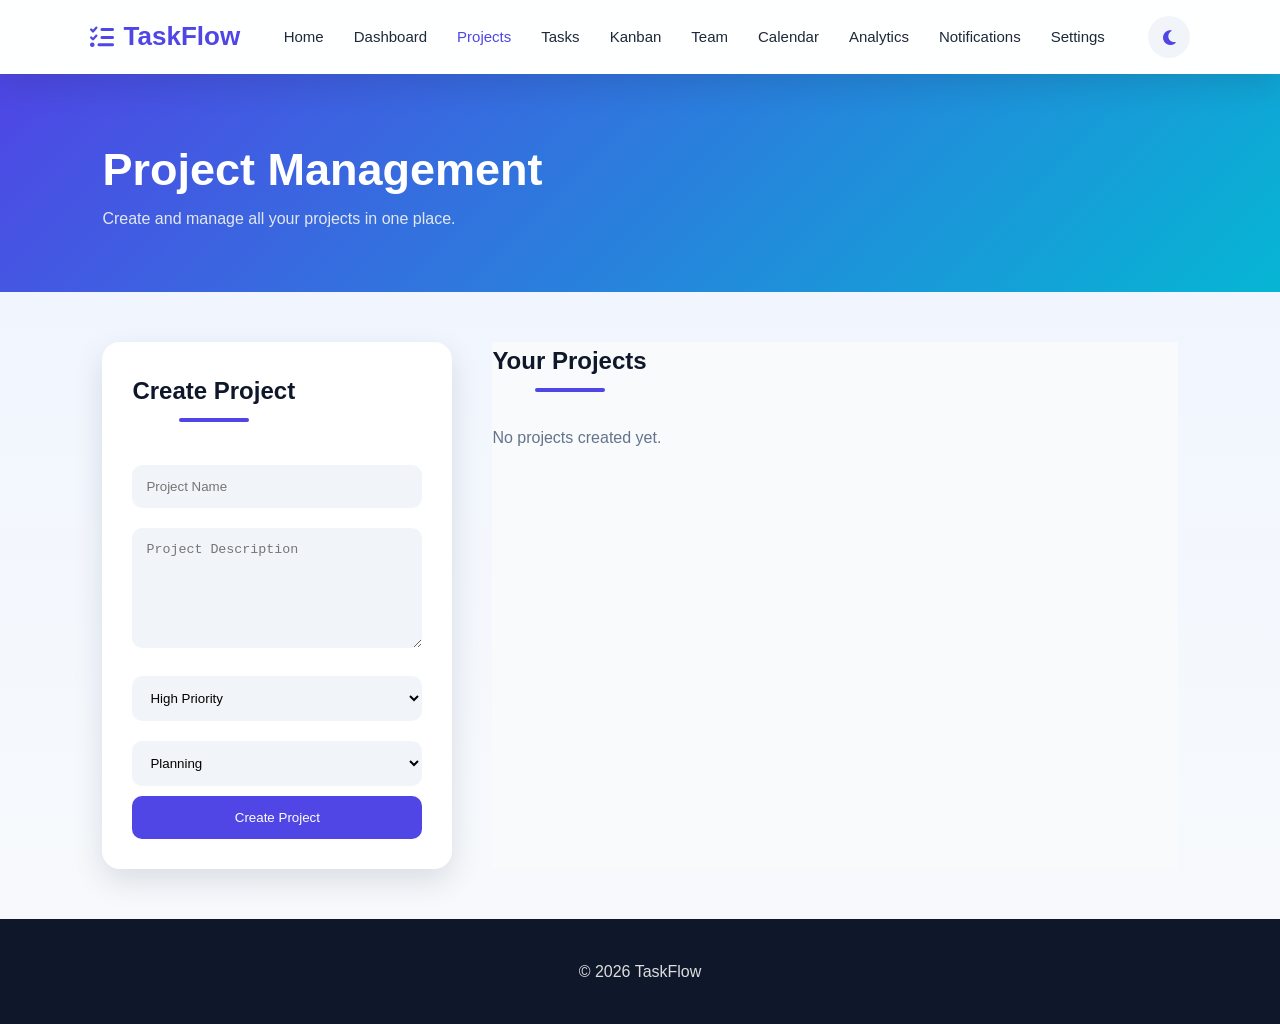
<file: projects.html>
<!doctype html>
<html lang="en">
  <head>
    <meta charset="UTF-8" />

    <meta name="viewport" content="width=device-width,initial-scale=1.0" />

    <title>TaskFlow | Projects</title>

    <link rel="stylesheet" href="style.css" />

    <link
      rel="stylesheet"
      href="https://cdnjs.cloudflare.com/ajax/libs/font-awesome/6.5.2/css/all.min.css"
    />
  </head>

  <body>
    <script>
      if (localStorage.getItem("theme") === "dark") {
        document.body.classList.add("dark-mode");
      }
    </script>

    <nav class="navbar">
      <div class="logo">
        <i class="fa-solid fa-list-check"></i>
        TaskFlow
      </div>

      <ul class="nav-links">
        <li><a href="home.html">Home</a></li>

        <li><a href="dashboard.html">Dashboard</a></li>

        <li><a href="projects.html" class="active">Projects</a></li>

        <li><a href="tasks.html">Tasks</a></li>

        <li><a href="kanban.html">Kanban</a></li>

        <li><a href="team.html">Team</a></li>

        <li><a href="calendar.html">Calendar</a></li>

        <li><a href="analytics.html">Analytics</a></li>

        <li><a href="notifications.html">Notifications</a></li>

        <li><a href="settings.html">Settings</a></li>
      </ul>

      <button id="themeToggle" class="theme-toggle-btn" aria-label="Toggle theme">
        <i class="fa-solid fa-moon"></i>
      </button>
    </nav>

    <section class="page-header">
      <h1>Project Management</h1>

      <p>Create and manage all your projects in one place.</p>
    </section>

    <section class="project-container">
      <div class="project-form">
        <h2>Create Project</h2>

        <input type="text" id="projectName" placeholder="Project Name" />

        <textarea
          id="projectDescription"
          placeholder="Project Description"
        ></textarea>

        <select id="projectPriority">
          <option value="High">High Priority</option>

          <option value="Medium">Medium Priority</option>

          <option value="Low">Low Priority</option>
        </select>

        <select id="projectStatus">
          <option value="Planning">Planning</option>

          <option value="Active">Active</option>

          <option value="Completed">Completed</option>
        </select>

        <button id="addProject">Create Project</button>
      </div>
      <div class="project-list">
        <h2>Your Projects</h2>

        <div id="projects"></div>
      </div>
    </section>

    <footer>
      <p>© 2026 TaskFlow</p>
    </footer>

    <script src="theme.js"></script>
    <script src="projects.js"></script>
  </body>
</html>
</file>
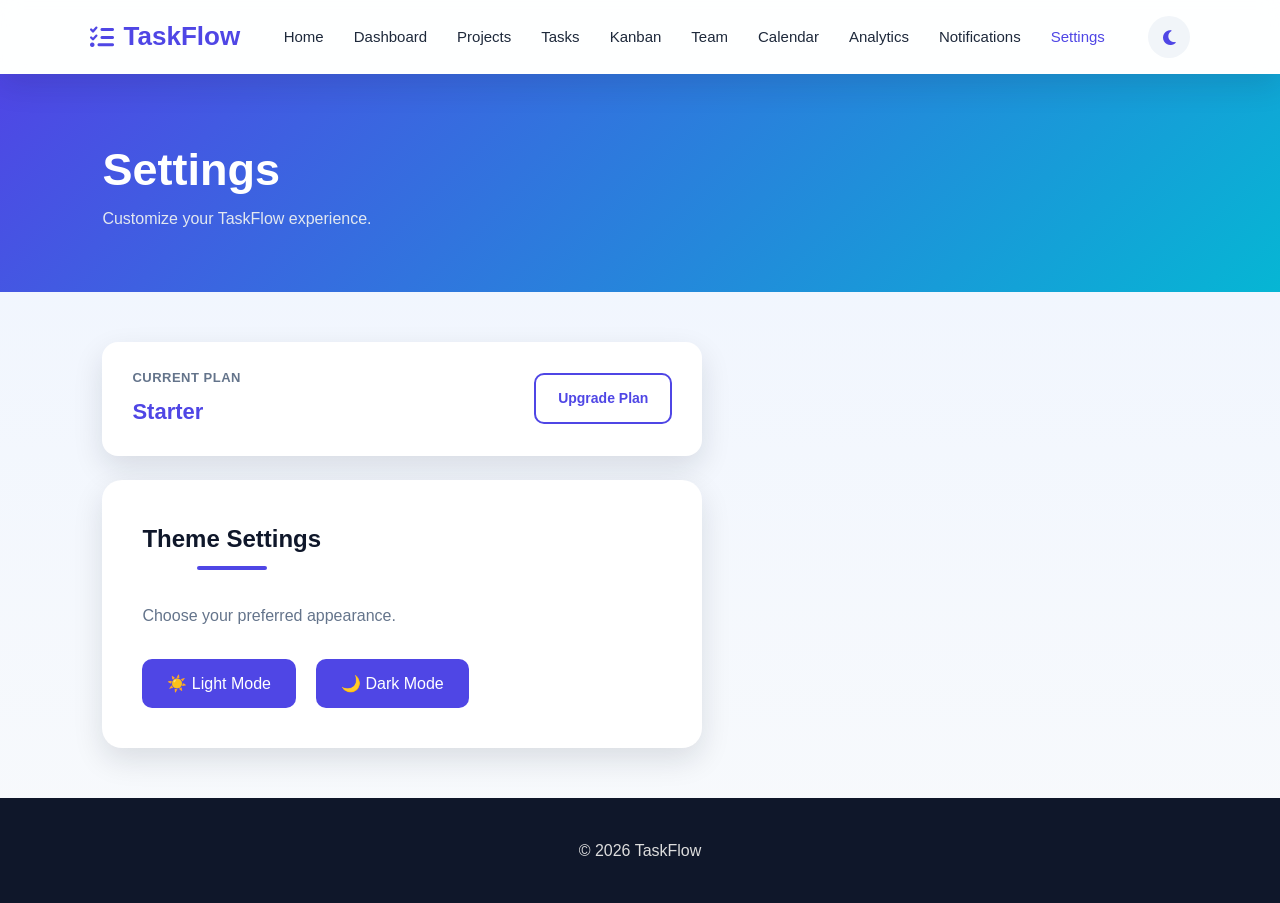
<file: settings.html>
<!doctype html>
<html lang="en">
  <head>
    <meta charset="UTF-8" />

    <meta name="viewport" content="width=device-width,initial-scale=1.0" />

    <title>TaskFlow | Settings</title>

    <link rel="stylesheet" href="style.css" />

    <link
      rel="stylesheet"
      href="https://cdnjs.cloudflare.com/ajax/libs/font-awesome/6.5.2/css/all.min.css"
    />
  </head>

  <body>
    <script>
      if (localStorage.getItem("theme") === "dark") {
        document.body.classList.add("dark-mode");
      }
    </script>

    <nav class="navbar">
      <div class="logo">
        <i class="fa-solid fa-list-check"></i>

        TaskFlow
      </div>

      <ul class="nav-links">
        <li><a href="home.html">Home</a></li>

        <li><a href="dashboard.html">Dashboard</a></li>

        <li><a href="projects.html">Projects</a></li>

        <li><a href="tasks.html">Tasks</a></li>

        <li><a href="kanban.html">Kanban</a></li>

        <li><a href="team.html">Team</a></li>

        <li><a href="calendar.html">Calendar</a></li>

        <li><a href="analytics.html">Analytics</a></li>

        <li><a href="notifications.html">Notifications</a></li>

        <li><a href="settings.html" class="active">Settings</a></li>
      </ul>

      <button id="themeToggle" class="theme-toggle-btn" aria-label="Toggle theme">
        <i class="fa-solid fa-moon"></i>
      </button>
    </nav>

    <section class="page-header">
      <h1>Settings</h1>

      <p>Customize your TaskFlow experience.</p>
    </section>

    <section class="settings-container">
      <div class="current-plan-card">
        <div class="current-plan-info">
          <h3>Current Plan</h3>
          <span class="current-plan-name" id="currentPlanName">Starter</span>
        </div>

        <a href="pricing.html" class="btn-outline" id="managePlanBtn">
          View Plans
        </a>
      </div>

      <div class="settings-card">
        <h2>Theme Settings</h2>

        <p>Choose your preferred appearance.</p>

        <div class="theme-buttons">
          <button id="lightMode">☀️ Light Mode</button>

          <button id="darkMode">🌙 Dark Mode</button>
        </div>
      </div>
    </section>

    <footer>
      <p>© 2026 TaskFlow</p>
    </footer>

    <script src="theme.js"></script>
    <script src="settings.js"></script>
  </body>
</html>
</file>
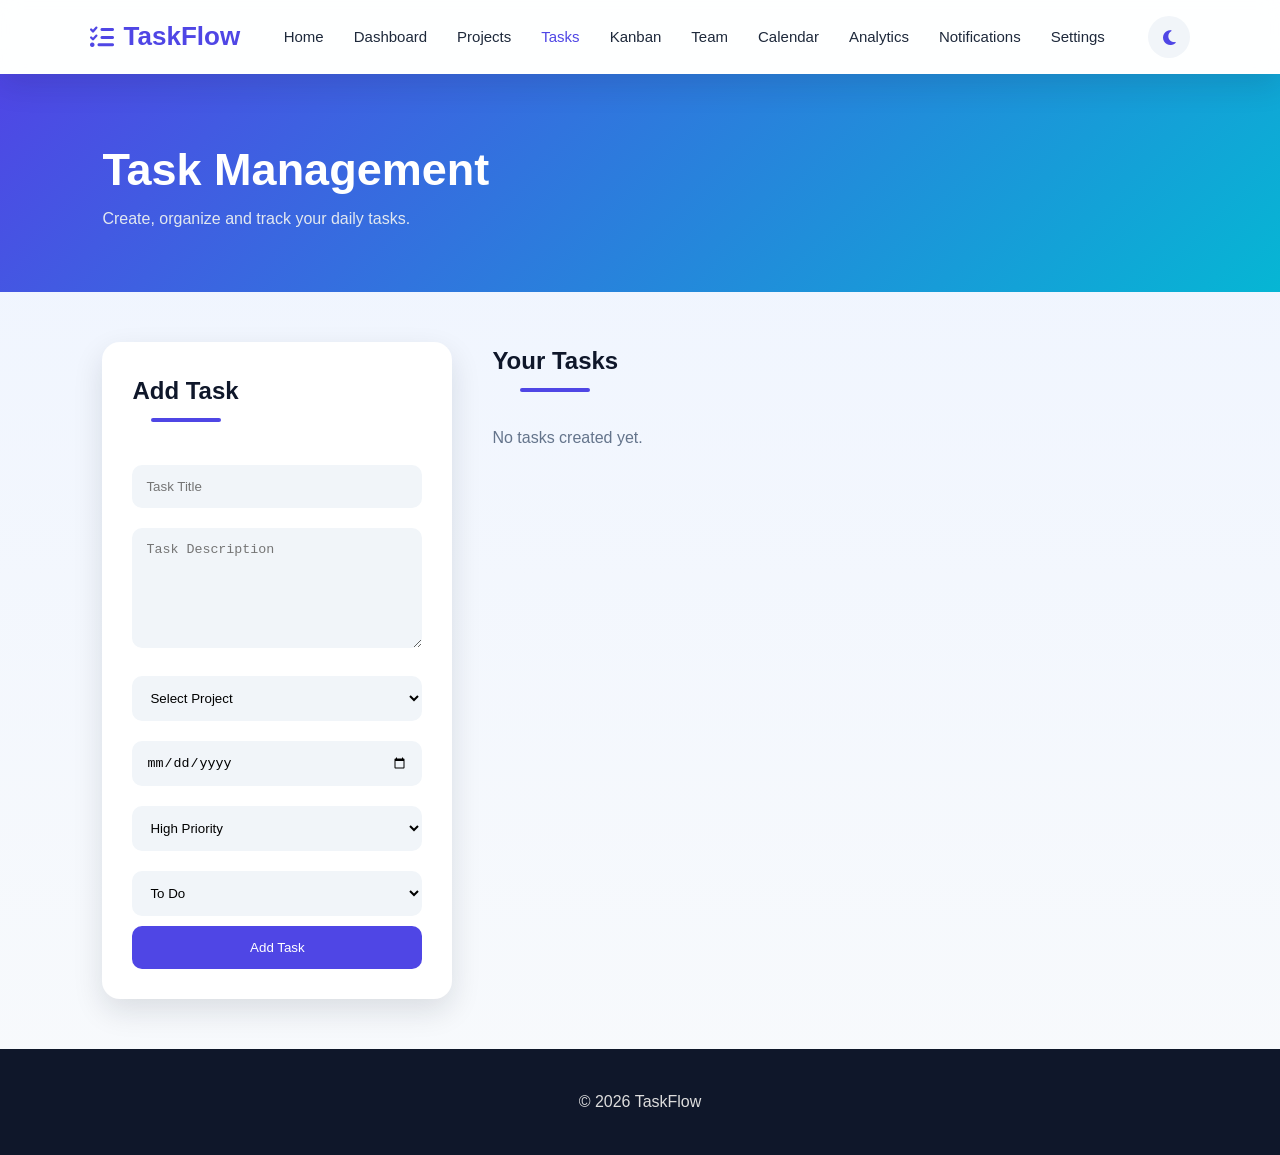
<file: tasks.html>
<!doctype html>
<html lang="en">
  <head>
    <meta charset="UTF-8" />

    <meta name="viewport" content="width=device-width,initial-scale=1.0" />

    <title>TaskFlow | Tasks</title>

    <link rel="stylesheet" href="style.css" />

    <link
      rel="stylesheet"
      href="https://cdnjs.cloudflare.com/ajax/libs/font-awesome/6.5.2/css/all.min.css"
    />
  </head>

  <body>
    <script>
      if (localStorage.getItem("theme") === "dark") {
        document.body.classList.add("dark-mode");
      }
    </script>

    <nav class="navbar">
      <div class="logo">
        <i class="fa-solid fa-list-check"></i>

        TaskFlow
      </div>

      <ul class="nav-links">
        <li><a href="home.html">Home</a></li>

        <li><a href="dashboard.html">Dashboard</a></li>

        <li><a href="projects.html">Projects</a></li>

        <li><a href="tasks.html" class="active">Tasks</a></li>

        <li><a href="kanban.html">Kanban</a></li>

        <li><a href="team.html">Team</a></li>

        <li><a href="calendar.html">Calendar</a></li>

        <li><a href="analytics.html">Analytics</a></li>

        <li><a href="notifications.html">Notifications</a></li>

        <li><a href="settings.html">Settings</a></li>
      </ul>

      <button id="themeToggle" class="theme-toggle-btn" aria-label="Toggle theme">
        <i class="fa-solid fa-moon"></i>
      </button>
    </nav>

    <section class="page-header">
      <h1>Task Management</h1>

      <p>Create, organize and track your daily tasks.</p>
    </section>

    <section class="task-container">
      <div class="task-form">
        <h2>Add Task</h2>

        <input type="text" id="taskTitle" placeholder="Task Title" />

        <textarea
          id="taskDescription"
          placeholder="Task Description"
        ></textarea>

        <select id="taskProject">
          <option value="">Select Project</option>
        </select>

        <input type="date" id="taskDate" />

        <select id="taskPriority">
          <option value="High">High Priority</option>

          <option value="Medium">Medium Priority</option>

          <option value="Low">Low Priority</option>
        </select>

        <select id="taskStatus">
          <option value="Todo">To Do</option>

          <option value="In Progress">In Progress</option>

          <option value="Completed">Completed</option>
        </select>

        <button id="addTask">Add Task</button>
      </div>

      <div class="task-list">
        <h2>Your Tasks</h2>

        <div id="tasks"></div>
      </div>
    </section>

    <footer>
      <p>© 2026 TaskFlow</p>
    </footer>

    <script src="theme.js"></script>
    <script src="tasks.js"></script>
  </body>
</html>
</file>
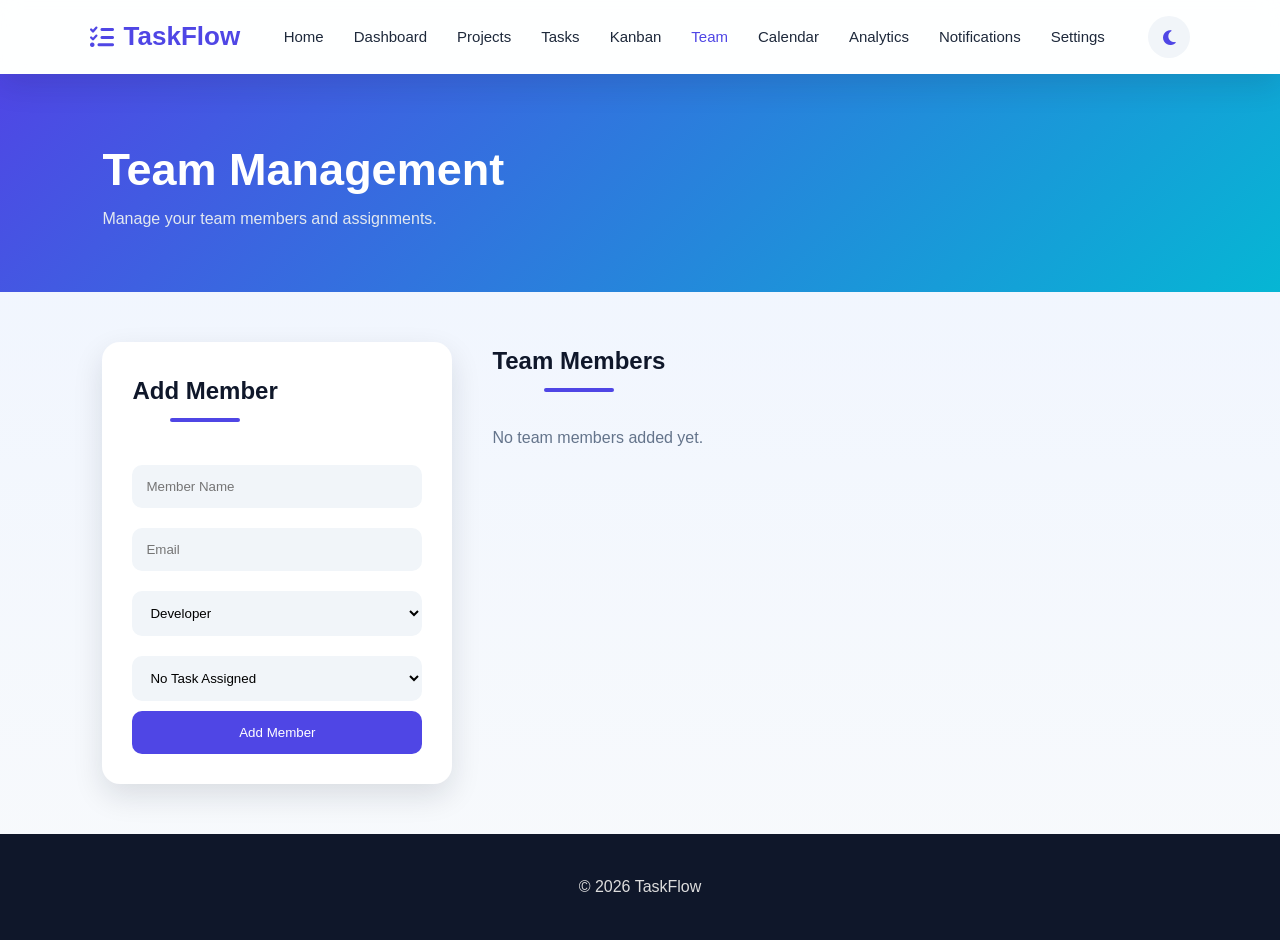
<file: team.html>
<!doctype html>
<html lang="en">
  <head>
    <meta charset="UTF-8" />

    <meta name="viewport" content="width=device-width,initial-scale=1.0" />

    <title>TaskFlow | Team</title>

    <link rel="stylesheet" href="style.css" />

    <link
      rel="stylesheet"
      href="https://cdnjs.cloudflare.com/ajax/libs/font-awesome/6.5.2/css/all.min.css"
    />
  </head>

  <body>
    <script>
      if (localStorage.getItem("theme") === "dark") {
        document.body.classList.add("dark-mode");
      }
    </script>

    <nav class="navbar">
      <div class="logo">
        <i class="fa-solid fa-list-check"></i>

        TaskFlow
      </div>

      <ul class="nav-links">
        <li><a href="home.html">Home</a></li>

        <li><a href="dashboard.html">Dashboard</a></li>

        <li><a href="projects.html">Projects</a></li>

        <li><a href="tasks.html">Tasks</a></li>

        <li><a href="kanban.html">Kanban</a></li>

        <li><a href="team.html" class="active">Team</a></li>

        <li><a href="calendar.html">Calendar</a></li>

        <li><a href="analytics.html">Analytics</a></li>

        <li><a href="notifications.html">Notifications</a></li>

        <li><a href="settings.html">Settings</a></li>
      </ul>

      <button id="themeToggle" class="theme-toggle-btn" aria-label="Toggle theme">
        <i class="fa-solid fa-moon"></i>
      </button>
    </nav>

    <section class="page-header">
      <h1>Team Management</h1>

      <p>Manage your team members and assignments.</p>
    </section>

    <section class="team-container">
      <div class="team-form">
        <h2>Add Member</h2>

        <input type="text" id="memberName" placeholder="Member Name" />

        <input type="email" id="memberEmail" placeholder="Email" />

        <select id="memberRole">
          <option>Developer</option>

          <option>Designer</option>

          <option>Manager</option>

          <option>Tester</option>
        </select>

        <select id="assignedTask">
          <option>No Task Assigned</option>
        </select>

        <button id="addMember">Add Member</button>
      </div>

      <div class="team-list">
        <h2>Team Members</h2>

        <div id="members"></div>
      </div>
    </section>

    <footer>
      <p>© 2026 TaskFlow</p>
    </footer>

    <script src="theme.js"></script>
    <script src="team.js"></script>
  </body>
</html>
</file>
<file: style.css>
/* ===========================
    RESET
=========================== */

* {
    margin: 0;
    padding: 0;
    box-sizing: border-box;
}

html {
    scroll-behavior: smooth;
}

body {

    font-family: 'Poppins', sans-serif;

    background: linear-gradient(180deg,
            #EEF4FF 0%,
            #F8FAFC 100%);

    color: var(--text);

    line-height: 1.6;

}

/* ===========================
    VARIABLES
=========================== */

:root {

    --primary: #4F46E5;
    --primary-dark: #4338CA;
    --secondary: #06B6D4;

    --success: #22C55E;
    --warning: #F59E0B;
    --danger: #EF4444;

    --dark: #0F172A;
    --light: #FFFFFF;

    --text: #1E293B;
    --gray: #64748B;

    --background: #F1F5F9;
    --card: #FFFFFF;

    --shadow: 0 12px 30px rgba(15, 23, 42, .12);

}

/* ===========================
   COMMON
=========================== */

.container {

    width: 90%;
    max-width: 1200px;

    margin: auto;

}

section {

    padding: 80px 0;

}

h1,
h2,
h3 {

    color: var(--dark);

}

p {

    color: var(--gray);

}

.navbar {

    display: flex;

    justify-content: space-between;

    align-items: center;

    gap: 24px;

    padding: 16px 7%;

    background: rgba(255, 255, 255, .92);

    backdrop-filter: blur(10px);

    box-shadow: var(--shadow);

    position: sticky;

    top: 0;

    z-index: 1000;

    transition: background .3s ease;

}

.logo {

    display: flex;

    align-items: center;

    gap: 10px;

    font-size: 26px;

    font-weight: 700;

    color: var(--primary);

    white-space: nowrap;

}

.logo i {

    font-size: 24px;

}

.nav-links {

    display: flex;

    flex-wrap: wrap;

    align-items: center;

    list-style: none;

    gap: 6px;

    flex: 1;

    justify-content: center;

}

.nav-links li {

    display: flex;

    align-items: center;

}

.nav-links a {

    position: relative;

    display: inline-flex;

    align-items: center;

    text-decoration: none;

    color: var(--text);

    font-weight: 500;

    font-size: 15px;

    padding: 8px 12px;

    border-radius: 8px;

    white-space: nowrap;

    transition: background .25s ease, color .25s ease;

}

.nav-links a:hover {

    background: var(--primary);

    color: white;

}

/* ===========================
    THEME TOGGLE
=========================== */

.theme-toggle-btn {

    display: inline-flex;

    align-items: center;

    justify-content: center;

    width: 42px;

    height: 42px;

    flex-shrink: 0;

    border: none;

    border-radius: 50%;

    background: var(--background);

    color: var(--primary);

    font-size: 17px;

    cursor: pointer;

    transition: background .25s ease, transform .25s ease, color .25s ease;

}

.theme-toggle-btn:hover {

    background: var(--primary);

    color: white;

    transform: rotate(15deg);

}

.btn {

    display: inline-block;

    padding: 14px 28px;

    background: white;

    color: var(--primary);

    text-decoration: none;

    border-radius: 10px;

    font-weight: 600;

    transition: .3s;

}

.btn:hover {

    transform: translateY(-4px);

    box-shadow: 0 10px 25px rgba(0, 0, 0, .2);

}

.btn-outline {

    display: inline-block;

    padding: 14px 28px;

    border: 2px solid white;

    color: white;

    text-decoration: none;

    border-radius: 10px;

    margin-left: 15px;

    transition: .3s;

}

.btn-outline:hover {

    background: white;

    color: var(--primary);

}

.hero span {

    color: #FFD54F;

}

.hero {

    display: flex;

    justify-content: space-between;

    align-items: center;

    min-height: 90vh;

    padding: 0 8%;

    background: linear-gradient(135deg,
            #4F46E5,
            #2563EB,
            #06B6D4);

    border-radius: 0 0 60px 60px;

}

.hero-text {

    width: 50%;

}

.hero-text h1 {

    font-size: 55px;

    margin-bottom: 20px;

}

.hero-text p {

    font-size: 18px;

    margin-bottom: 35px;

}

.hero-image {

    width: 45%;

}

.hero-image img {

    width: 100%;

}

/* ===========================
    ABOUT
=========================== */

.about {

    padding: 80px 8%;

    text-align: center;

}

.about h2 {

    font-size: 40px;

    margin-bottom: 20px;

}

.about p {

    max-width: 800px;

    margin: auto;

    font-size: 18px;

}

/* ===========================
    FEATURES
=========================== */

.features {

    padding: 80px 8%;

    background: #ffffff;

}

.features h2 {

    text-align: center;

    font-size: 40px;

    margin-bottom: 50px;

}

.feature-container {

    display: grid;

    grid-template-columns: repeat(auto-fit, minmax(280px, 1fr));

    gap: 30px;

}

.feature-card {

    background: var(--card);

    padding: 35px;

    border-radius: 18px;

    text-align: center;

    box-shadow: var(--shadow);

    transition: .35s;

}

.feature-card:hover {

    transform: translateY(-12px);

    box-shadow: 0 20px 40px rgba(0, 0, 0, .15);

}

.feature-card i {

    font-size: 45px;

    color: var(--primary);

    margin-bottom: 20px;

}

.feature-card h3 {

    margin-bottom: 15px;

}

/* ===========================
   WORKFLOW
=========================== */

.workflow {

    padding: 80px 8%;

    background: #f1f5f9;

    text-align: center;

}

.workflow h2 {

    font-size: 40px;

    margin-bottom: 50px;

}

.steps {

    display: flex;

    justify-content: space-between;

    flex-wrap: wrap;

    gap: 25px;

}

.step:hover {

    transform: translateY(-10px);

}

.step {

    flex: 1;

    min-width: 220px;

    background: white;

    padding: 35px;

    border-radius: 18px;

    box-shadow: var(--shadow);

    transition: .3s;

}

.step h3 {

    color: var(--primary);

    font-size: 45px;

    margin-bottom: 10px;

}

/* ===========================
    STATS
=========================== */

.stats {

    padding: 80px 8%;

    display: grid;

    grid-template-columns: repeat(auto-fit, minmax(220px, 1fr));

    gap: 30px;

}

.stat {

    background: linear-gradient(135deg,
            #4F46E5,
            #2563EB);

    color: white;

    text-align: center;

    padding: 45px;

    border-radius: 18px;

    box-shadow: var(--shadow);

}

.stat h2 {

    color: white;

    font-size: 48px;

}

.stat p {

    color: #E2E8F0;

}

/* ===========================
   CONTACT
=========================== */

.contact {

    padding: 80px 8%;

    background: #ffffff;

}

.contact h2 {

    text-align: center;

    margin-bottom: 40px;

    font-size: 40px;

}

.contact form {

    max-width: 700px;

    margin: auto;

    display: flex;

    flex-direction: column;

    gap: 20px;

}

.contact input,
.contact textarea {

    padding: 16px;

    border: none;

    border-radius: 10px;

    background: white;

    box-shadow: var(--shadow);

    font-size: 16px;

}

.contact button {

    padding: 15px;

    background: var(--primary);

    color: white;

    border: none;

    border-radius: 10px;

    font-size: 18px;

    cursor: pointer;

    transition: .3s;

}

.contact button:hover {

    background: var(--secondary);

}

/* ===========================
    FOOTER
=========================== */

footer {

    background: #0F172A;

    color: white;

    text-align: center;

    padding: 40px;

}

footer p {

    color: #ddd;

}

/* ===========================
   RESPONSIVE
=========================== */

@media(max-width:900px) {

    .navbar {

        flex-direction: column;

        gap: 16px;

    }

    .nav-links {

        flex-wrap: wrap;

        justify-content: center;

        flex: initial;

        width: 100%;

    }

    .logo {

        justify-content: center;

        width: 100%;

    }

    .nav-buttons {

        justify-content: center;

        width: 100%;

    }

    .hero {

        flex-direction: column-reverse;

        text-align: center;

    }

    .hero-text,
    .hero-image {

        width: 100%;

    }

    .hero-text h1 {

        font-size: 40px;

    }

    .hero-buttons {

        display: flex;

        justify-content: center;

        flex-wrap: wrap;

        gap: 15px;

    }

    .steps {

        flex-direction: column;

    }

}

/* ===========================
    ANIMATIONS
=========================== */

.hidden {

    opacity: 0;

    transform: translateY(40px);

    transition: all .7s ease;

}

.show {

    opacity: 1;

    transform: translateY(0);

}

.active {

    color: var(--primary) !important;

    font-weight: 600;

}

.hero h1 {

    color: white;

}

.hero p {

    color: #E2E8F0;

}

h2 {

    position: relative;

    display: inline-block;

    margin-bottom: 45px;

}

h2::after {

    content: "";

    width: 70px;

    height: 4px;

    background: var(--primary);

    position: absolute;

    left: 50%;

    bottom: -12px;

    transform: translateX(-50%);

    border-radius: 20px;

}

.nav-buttons {

    display: flex;

    align-items: center;

    gap: 15px;

    flex-shrink: 0;

}

.login-btn {

    text-decoration: none;

    color: var(--text);

    font-weight: 500;

}

.start-btn {

    background: var(--primary);

    color: white;

    text-decoration: none;

    padding: 12px 22px;

    border-radius: 10px;

    transition: .3s;

}

.start-btn:hover {

    background: var(--primary-dark);

    transform: translateY(-3px);

}

.nav-links a::after {

    content: "";

    position: absolute;

    left: 0;

    bottom: -5px;

    width: 0;

    height: 3px;

    background: var(--primary);

    transition: .3s;

}

.nav-links a:hover::after {

    width: 100%;

}

.hero-image img {

    width: 100%;

    animation: float 4s ease-in-out infinite;

}

@keyframes float {

    0% {

        transform: translateY(0);

    }

    50% {

        transform: translateY(-15px);

    }

    100% {

        transform: translateY(0);

    }

}

.feature-card {

    border-top: 5px solid transparent;

}

.feature-card:nth-child(1) {

    border-color: #4F46E5;

}

.feature-card:nth-child(2) {

    border-color: #06B6D4;

}

.feature-card:nth-child(3) {

    border-color: #22C55E;

}

.feature-card:nth-child(4) {

    border-color: #F59E0B;

}

.feature-card:nth-child(5) {

    border-color: #EF4444;

}

.feature-card:nth-child(6) {

    border-color: #8B5CF6;

}

.about {

    background: #F8FAFC;

}

.features {

    background: white;

}

.workflow {

    background: #EEF2FF;

}

.stats {

    background: #F8FAFC;

}

.contact {

    background: white;

}

/* ================= DASHBOARD ================= */


.dashboard-header {

    padding: 60px 8%;

    display: flex;

    justify-content: space-between;

    align-items: center;

    background: linear-gradient(135deg,
            #4F46E5,
            #06B6D4);

    color: white;

}


.dashboard-header h1 {

    color: white;

    font-size: 45px;

}


.dashboard-header p {

    color: #e2e8f0;

}




.dashboard-stats {

    display: grid;

    grid-template-columns: repeat(4, 1fr);

    gap: 25px;

    padding: 50px 8%;

}



.dashboard-card {

    padding: 30px;

    border-radius: 18px;

    color: white;

    display: flex;

    gap: 20px;

    align-items: center;

    box-shadow: var(--shadow);

}



.dashboard-card i {

    font-size: 40px;

}



.dashboard-card h3 {

    color: white;

    font-size: 35px;

}


.blue {

    background: #2563eb;

}


.green {

    background: #16a34a;

}


.purple {

    background: #7c3aed;

}


.orange {

    background: #f59e0b;

}




.dashboard-grid {

    padding: 30px 8%;

    display: grid;

    grid-template-columns: repeat(2, 1fr);

    gap: 30px;

}



.dashboard-box {

    background: white;

    padding: 30px;

    border-radius: 18px;

    box-shadow: var(--shadow);

}



.progress-bar {

    height: 15px;

    background: #e5e7eb;

    border-radius: 20px;

}


.progress {

    height: 100%;

    width: 60%;

    background: #4F46E5;

    border-radius: 20px;

}



.deadline-list li {

    display: flex;

    justify-content: space-between;

    padding: 15px 0;

}



.quick-actions {

    display: flex;

    flex-wrap: wrap;

    gap: 15px;

}



.quick-actions a {

    padding: 12px 20px;

    background: #EEF2FF;

    color: #4F46E5;

    text-decoration: none;

    border-radius: 10px;

}



@media(max-width:900px) {


    .dashboard-stats {

        grid-template-columns: 1fr;

    }


    .dashboard-grid {

        grid-template-columns: 1fr;

    }


    .dashboard-header {

        flex-direction: column;

        gap: 30px;

        text-align: center;

    }


}

/* =========================
PROJECT PAGE
========================= */


.page-header {

    padding: 60px 8%;

    background: linear-gradient(135deg,
            #4F46E5,
            #06B6D4);

    color: white;

}


.page-header h1 {

    color: white;

    font-size: 45px;

}


.page-header p {

    color: #e2e8f0;

}



.project-container {

    padding: 50px 8%;

    display: grid;

    grid-template-columns: 350px 1fr;

    gap: 40px;

}



.project-form {

    background: white;

    padding: 30px;

    border-radius: 18px;

    box-shadow: var(--shadow);

}



.project-form input,
.project-form textarea,
.project-form select {

    width: 100%;

    padding: 14px;

    margin: 10px 0;

    border: none;

    background: #f1f5f9;

    border-radius: 10px;

}



.project-form textarea {

    height: 120px;

}



.project-form button {

    width: 100%;

    padding: 14px;

    border: none;

    background: #4F46E5;

    color: white;

    border-radius: 10px;

    cursor: pointer;

}



.project-list {

    background: #f8fafc;

}



.project-card {

    background: white;

    padding: 25px;

    margin-bottom: 20px;

    border-radius: 15px;

    box-shadow: var(--shadow);

}



.project-card h3 {

    color: #4F46E5;

}



.project-card span {

    display: inline-block;

    padding: 5px 12px;

    background: #EEF2FF;

    border-radius: 20px;

    margin-top: 10px;

}



@media(max-width:900px) {

    .project-container {

        grid-template-columns: 1fr;

    }

}

.edit-btn {

    background: #2563EB;

    color: white;

    border: none;

    padding: 10px 18px;

    border-radius: 8px;

    cursor: pointer;

    margin-right: 10px;

}

.delete-btn {

    background: #EF4444;

    color: white;

    border: none;

    padding: 10px 18px;

    border-radius: 8px;

    cursor: pointer;

}

.edit-btn:hover {

    opacity: .9;

}

.delete-btn:hover {

    opacity: .9;

}

/* =========================
PROJECT CARDS IMPROVEMENT
========================= */


.project-card {

    background: white;

    padding: 30px;

    border-radius: 20px;

    box-shadow: var(--shadow);

    margin-bottom: 25px;

    transition: .3s;

}


.project-card:hover {

    transform: translateY(-5px);

}



.project-card h3 {

    margin-bottom: 10px;

}



.badges {

    display: flex;

    gap: 10px;

    margin: 20px 0;

}



.priority,
.status {

    padding: 6px 15px;

    border-radius: 20px;

    font-size: 14px;

    font-weight: 600;

}



/* PRIORITY COLORS */


.priority.high {

    background: #fee2e2;

    color: #dc2626;

}


.priority.medium {

    background: #fef3c7;

    color: #d97706;

}


.priority.low {

    background: #dcfce7;

    color: #16a34a;

}



/* STATUS COLORS */


.status.planning {

    background: #dbeafe;

    color: #2563eb;

}


.status.active {

    background: #cffafe;

    color: #0891b2;

}


.status.completed {

    background: #dcfce7;

    color: #15803d;

}




.project-progress {

    height: 10px;

    background: #e5e7eb;

    border-radius: 20px;

    overflow: hidden;

    margin-bottom: 20px;

}



.progress-fill {

    width: 40%;

    height: 100%;

    background: linear-gradient(90deg,
            #4F46E5,
            #06B6D4);

}


.project-actions {

    display: flex;

    gap: 10px;

}

/* =========================
TASK PAGE
========================= */


.task-container {

    padding: 50px 8%;

    display: grid;

    grid-template-columns: 350px 1fr;

    gap: 40px;

}



.task-form {

    background: white;

    padding: 30px;

    border-radius: 18px;

    box-shadow: var(--shadow);

}



.task-form input,
.task-form textarea,
.task-form select {

    width: 100%;

    padding: 14px;

    margin: 10px 0;

    border: none;

    background: #f1f5f9;

    border-radius: 10px;

}

.task-form textarea {

    height: 120px;

}

.task-form button {

    width: 100%;

    padding: 14px;

    background: #4F46E5;

    color: white;

    border: none;

    border-radius: 10px;

    cursor: pointer;

}

.task-card {

    background: white;

    padding: 25px;

    border-radius: 18px;

    box-shadow: var(--shadow);

    margin-bottom: 20px;

}

.task-card h3 {

    color: #4F46E5;

}

.task-info {

    display: flex;

    gap: 10px;

    flex-wrap: wrap;

    margin: 15px 0;

}

.task-badge {

    padding: 6px 15px;

    border-radius: 20px;

    font-size: 14px;

    background: #e0e7ff;

    color: #4338ca;

}

.task-high {

    background: #fee2e2;

    color: #dc2626;

}

.task-medium {

    background: #fef3c7;

    color: #d97706;

}

.task-low {

    background: #dcfce7;

    color: #16a34a;

}

.task-complete h3,
.task-complete > p {

    text-decoration: line-through;

    opacity: .6;

}

@media(max-width:900px) {

    .task-container {

        grid-template-columns: 1fr;

    }

}

/* =========================
KANBAN
========================= */


.kanban-container {

    padding: 50px 8%;

    display: grid;

    grid-template-columns: repeat(3, 1fr);

    gap: 25px;

}

.kanban-column {

    background: #f8fafc;

    padding: 25px;

    border-radius: 20px;

    min-height: 450px;

}

.kanban-column h2 {

    margin-bottom: 25px;

    font-size: 24px;

}

.kanban-column.todo {

    border-top: 6px solid #2563eb;

}

.kanban-column.in-progress {

    border-top: 6px solid #f59e0b;

}

.kanban-column.completed {

    border-top: 6px solid #22c55e;

}
/* ===========================================
   KANBAN BADGE (dark mode)
=========================================== */

.dark-mode .kanban-badge {

    background: #312e81;

    color: #c7d2fe;

    filter: none;

}
.kanban-card {

    background: white;

    padding: 20px;

    border-radius: 15px;

    margin-bottom: 15px;

    box-shadow: var(--shadow);

}

.kanban-card h3 {

    color: #4F46E5;

}

.kanban-card p {

    font-size: 14px;

}

.kanban-badge {

    display: inline-block;

    padding: 5px 12px;

    background: #EEF2FF;

    color: #4338CA;

    border-radius: 20px;

    margin-top: 10px;

    font-size: 13px;

}

@media(max-width:900px) {


    .kanban-container {

        grid-template-columns: 1fr;

    }


}

.kanban-card select {

    width: 100%;

    padding: 8px;

    border-radius: 8px;

    border: 1px solid #ddd;

    margin-top: 10px;

}

/* =========================
TEAM PAGE
========================= */


.team-container {

    padding: 50px 8%;

    display: grid;

    grid-template-columns: 350px 1fr;

    gap: 40px;

}



.team-form {

    background: white;

    padding: 30px;

    border-radius: 18px;

    box-shadow: var(--shadow);

}



.team-form input,
.team-form select {

    width: 100%;

    padding: 14px;

    margin: 10px 0;

    border: none;

    background: #f1f5f9;

    border-radius: 10px;

}



.team-form button {

    width: 100%;

    padding: 14px;

    border: none;

    background: #4F46E5;

    color: white;

    border-radius: 10px;

    cursor: pointer;

}





.member-card {

    background: white;

    padding: 25px;

    border-radius: 18px;

    box-shadow: var(--shadow);

    margin-bottom: 20px;

}



.member-card h3 {

    color: #4F46E5;

}



.member-role {

    display: inline-block;

    background: #EEF2FF;

    color: #4338CA;

    padding: 6px 15px;

    border-radius: 20px;

    margin: 10px 0;

}



.remove-member {

    background: #EF4444;

    color: white;

    border: none;

    padding: 10px 18px;

    border-radius: 8px;

    cursor: pointer;

}

@media(max-width:900px) {

    .team-container {

        grid-template-columns: 1fr;

    }

}

/* =========================
CALENDAR
========================= */
.calendar-container {

    padding: 50px 8%;

}

.calendar-box {

    background: white;
    padding: 35px;
    border-radius: 20px;
    box-shadow: var(--shadow);

}

.calendar-task {

    display: flex;
    justify-content: space-between;
    align-items: center;
    padding: 20px;
    margin: 15px 0;
    background: #f8fafc;
    border-radius: 12px;
}

.calendar-task h3 {
    color: #4F46E5;
}

.date-badge {
    padding: 8px 15px;
    background: #EEF2FF;
    color: #4338CA;
    border-radius: 20px;
}

.overdue {
    background: #fee2e2;
    color: #dc2626;
}

.completed-date {
    background: #dcfce7;
    color: #15803d;
}

@media(max-width:700px) {
    .calendar-task {
        flex-direction: column;
        gap: 15px;

    }
}

/* =========================
ANALYTICS
========================= */

.analytics-container {

    padding: 50px 8%;
    display: grid;
    grid-template-columns: repeat(2, 1fr);
    gap: 30px;
}

.chart-box {
    background: white;
    padding: 30px;
    border-radius: 20px;
    box-shadow: var(--shadow);
}

.chart-box h2 {
    margin-bottom: 25px;
    text-align: center;
}

.chart-box canvas {
    max-height: 300px;
}

@media(max-width:900px) {
    .analytics-container {
        grid-template-columns: 1fr;

    }
}

/* =========================
NOTIFICATIONS
========================= */


.notification-container {

    padding: 50px 8%;

}

.notification-card {
    background: white;
    padding: 25px;
    border-radius: 18px;
    box-shadow: var(--shadow);
    margin-bottom: 20px;
    display: flex;
    align-items: center;
    gap: 20px;
}

.notification-card i {

    font-size: 30px;

}

.notification-card h3 {
    margin-bottom: 5px;
}

.warning {
    border-left: 6px solid #f59e0b;
}

.danger {
    border-left: 6px solid #ef4444;
}

.success {
    border-left: 6px solid #22c55e;
}

.info {
    border-left: 6px solid #2563eb;
}
/* =========================
SETTINGS
========================= */


.settings-container{

    padding:50px 8%;

    display: flex;

    flex-direction: column;

    gap: 24px;

}
.settings-card{

    background:white;

    padding:40px;

    border-radius:20px;

    box-shadow:var(--shadow);

    max-width:600px;

}
.theme-buttons{

    display:flex;

    gap:20px;

    margin-top:30px;

}
.theme-buttons button{

    padding:15px 25px;

    border:none;

    border-radius:10px;

    cursor:pointer;

    background:#4F46E5;

    color:white;

    font-size:16px;

}
/* ===========================================
   DARK MODE THEME
   Toggled via body.dark-mode (persisted in
   localStorage, applied by theme.js on every page)
=========================================== */

.dark-mode {

    background: #0f172a;

    color: #e2e8f0;

}

/* Surfaces: navbar, cards, boxes, form panels */

.dark-mode .navbar {

    background: rgba(30, 41, 59, .95);

}

.dark-mode .dashboard-box,
.dark-mode .project-card,
.dark-mode .task-card,
.dark-mode .member-card,
.dark-mode .chart-box,
.dark-mode .settings-card,
.dark-mode .calendar-box,
.dark-mode .kanban-card,
.dark-mode .notification-card,
.dark-mode .calendar-task,
.dark-mode .kanban-column,
.dark-mode .project-form,
.dark-mode .task-form,
.dark-mode .team-form,
.dark-mode .feature-card,
.dark-mode .step {

    background: #1e293b;

    color: #e2e8f0;

}

.dark-mode .project-list,
.dark-mode .about,
.dark-mode .features,
.dark-mode .workflow,
.dark-mode .stats,
.dark-mode .contact {

    background: #0f172a;

}

/* Typography */

.dark-mode h1,
.dark-mode h2 {

    color: #f8fafc;

}

/* h3 is left alone here — card titles (task/project/member/kanban)
   carry their own brand accent color and already read fine on dark
   surfaces; overriding it here previously flattened them all to grey. */

.dark-mode p,
.dark-mode li,
.dark-mode span:not(.priority):not(.status):not(.task-badge):not(.kanban-badge):not(.member-role):not(.date-badge):not(.popular-badge):not(.save-badge):not(.summary-price):not(.current-plan-name) {

    color: #cbd5e1;

}

.dark-mode .stat h2 {

    color: white;

}

.dark-mode .stat p {

    color: #e2e8f0;

}

/* Navbar links + logo */

.dark-mode .nav-links a,
.dark-mode .login-btn {

    color: #e2e8f0;

}

.dark-mode .nav-links a:hover {

    background: var(--primary);

    color: white;

}

.dark-mode .theme-toggle-btn {

    background: #334155;

    color: #fbbf24;

}

.dark-mode .theme-toggle-btn:hover {

    background: var(--primary);

    color: white;

}

/* Form fields */

.dark-mode input,
.dark-mode textarea,
.dark-mode select {

    background: #0f172a !important;

    color: #e2e8f0 !important;

    border: 1px solid #334155 !important;

}

.dark-mode input::placeholder,
.dark-mode textarea::placeholder {

    color: #64748b;

}

.dark-mode select option {

    background: #1e293b;

    color: #e2e8f0;

}

/* Kanban columns keep their accent top-border; only bg changes */

.dark-mode .kanban-column h2 {

    color: #f8fafc;

}

/* Badges & pills — keep tint colors but soften on dark surfaces */

.dark-mode .priority,
.dark-mode .status,
.dark-mode .task-badge,
.dark-mode .kanban-badge,
.dark-mode .member-role,
.dark-mode .date-badge,
.dark-mode .quick-actions a {

    filter: brightness(1.15) saturate(1.1);

}

.dark-mode .progress-bar,
.dark-mode .project-progress {

    background: #334155;

}

/* Footer already dark; keep consistent */

.dark-mode footer {

    background: #020617;

}

/* Smooth theme transition across the app */

body,
.navbar,
.dashboard-box,
.project-card,
.task-card,
.member-card,
.chart-box,
.settings-card,
.calendar-box,
.kanban-card,
.notification-card,
.calendar-task,
.kanban-column,
.project-form,
.task-form,
.team-form,
input,
textarea,
select {

    transition: background .3s ease, color .3s ease, border-color .3s ease;

}

/* ===========================================
   PRICING PAGE
=========================================== */

.pricing-container {

    max-width: 1200px;

    margin: 0 auto;

    padding: 60px 7% 100px;

}

.billing-toggle {

    display: flex;

    align-items: center;

    justify-content: center;

    gap: 16px;

    margin-bottom: 50px;

}

.billing-label {

    font-weight: 500;

    color: var(--gray);

    display: flex;

    align-items: center;

    gap: 8px;

}

.billing-label.active {

    color: var(--text);

    font-weight: 600;

}

.save-badge {

    background: #dcfce7;

    color: #16a34a;

    font-size: 12px;

    font-weight: 700;

    padding: 3px 9px;

    border-radius: 20px;

}

.billing-switch {

    width: 52px;

    height: 28px;

    border-radius: 20px;

    border: none;

    background: #cbd5e1;

    cursor: pointer;

    position: relative;

    padding: 0;

    transition: background .25s ease;

}

.billing-switch.on {

    background: var(--primary);

}

.billing-knob {

    position: absolute;

    top: 3px;

    left: 3px;

    width: 22px;

    height: 22px;

    border-radius: 50%;

    background: white;

    transition: transform .25s ease;

}

.billing-switch.on .billing-knob {

    transform: translateX(24px);

}

.pricing-grid {

    display: grid;

    grid-template-columns: repeat(3, 1fr);

    gap: 30px;

    align-items: stretch;

}

.pricing-card {

    background: var(--card);

    border-radius: 18px;

    padding: 36px 28px;

    box-shadow: var(--shadow);

    border: 2px solid transparent;

    position: relative;

    display: flex;

    flex-direction: column;

    transition: transform .25s ease, border-color .25s ease;

}

.pricing-card:hover {

    transform: translateY(-6px);

}

.pricing-card.popular {

    border-color: var(--primary);

}

.popular-badge {

    position: absolute;

    top: -14px;

    left: 50%;

    transform: translateX(-50%);

    background: var(--primary);

    color: white;

    font-size: 12px;

    font-weight: 700;

    padding: 5px 16px;

    border-radius: 20px;

    white-space: nowrap;

}

.pricing-card h2 {

    font-size: 24px;

    margin-bottom: 6px;

}

.plan-tagline {

    color: var(--gray);

    font-size: 14px;

    margin-bottom: 20px;

    min-height: 36px;

}

.price {

    display: flex;

    align-items: baseline;

    gap: 6px;

    margin-bottom: 26px;

}

.price .amount {

    font-size: 40px;

    font-weight: 700;

    color: var(--text);

}

.price .period {

    color: var(--gray);

    font-size: 14px;

}

.plan-features {

    list-style: none;

    flex: 1;

    margin-bottom: 28px;

}

.plan-features li {

    display: flex;

    align-items: flex-start;

    gap: 10px;

    padding: 8px 0;

    font-size: 14px;

    color: var(--text);

}

.plan-features li i {

    color: var(--success);

    margin-top: 3px;

    flex-shrink: 0;

}

.plan-features li b {

    color: var(--primary);

}

.pricing-card .btn,
.pricing-card .btn-outline {

    width: 100%;

    text-align: center;

    border: none;

    cursor: pointer;

    font-family: inherit;

    font-size: 15px;

}

.pricing-card .btn-outline {

    border: 2px solid var(--primary);

    color: var(--primary);

    background: transparent;

    margin-left: 0;

}

.pricing-card .btn-outline:hover {

    background: var(--primary);

    color: white;

}

.pricing-card.current-plan {

    border-color: var(--success);

}

.pricing-card .choose-plan:disabled {

    border-color: #cbd5e1;

    color: #94a3b8;

    background: #f8fafc;

    cursor: not-allowed;

}

.pricing-card .choose-plan:disabled:hover {

    background: #f8fafc;

    color: #94a3b8;

}

.plan-note {

    display: flex;

    align-items: center;

    justify-content: center;

    gap: 8px;

    margin-top: 40px;

    color: var(--gray);

    font-size: 13px;

}

/* ===========================================
   PAYMENT / CHECKOUT PAGE
=========================================== */

.payment-container {

    display: grid;

    grid-template-columns: 1.3fr 1fr;

    gap: 30px;

    max-width: 1100px;

    margin: 0 auto;

    padding: 50px 7% 100px;

    align-items: start;

}

.payment-form-box,
.order-summary-box {

    background: var(--card);

    border-radius: 16px;

    padding: 32px;

    box-shadow: var(--shadow);

}

.payment-form-box h2,
.order-summary-box h2 {

    font-size: 20px;

    margin-bottom: 20px;

}

.payment-methods {

    display: flex;

    gap: 10px;

    margin-bottom: 24px;

}

.payment-method-btn {

    flex: 1;

    display: flex;

    align-items: center;

    justify-content: center;

    gap: 8px;

    padding: 12px;

    border-radius: 10px;

    border: 2px solid var(--background);

    background: var(--background);

    color: var(--gray);

    font-weight: 500;

    cursor: pointer;

    font-family: inherit;

    font-size: 14px;

    transition: border-color .2s ease, color .2s ease;

}

.payment-method-btn.active {

    border-color: var(--primary);

    color: var(--primary);

    background: #eef2ff;

}

.payment-fields {

    display: flex;

    flex-direction: column;

    gap: 14px;

    margin-bottom: 20px;

}

.payment-fields.hidden {

    display: none;

}

.payment-fields input {

    width: 100%;

    padding: 13px 16px;

    border-radius: 10px;

    border: 1px solid #e2e8f0;

    font-family: inherit;

    font-size: 14px;

}

.field-row {

    display: flex;

    gap: 14px;

}

.field-row input {

    flex: 1;

}

.field-hint {

    font-size: 13px;

    color: var(--gray);

    line-height: 1.5;

}

.pay-btn {

    width: 100%;

    display: flex;

    align-items: center;

    justify-content: center;

    gap: 10px;

    border: none;

    cursor: pointer;

    font-family: inherit;

    font-size: 15px;

    padding: 14px;

}

.pay-btn:disabled {

    opacity: .75;

    cursor: default;

}

.demo-note {

    display: flex;

    align-items: center;

    justify-content: center;

    gap: 8px;

    margin-top: 16px;

    font-size: 12px;

    color: var(--gray);

    text-align: center;

}

.summary-plan {

    display: flex;

    justify-content: space-between;

    align-items: baseline;

    margin-bottom: 4px;

}

.summary-plan h3 {

    font-size: 18px;

}

.summary-price {

    font-size: 20px;

    font-weight: 700;

    color: var(--primary);

}

.summary-price small {

    font-size: 12px;

    font-weight: 400;

    color: var(--gray);

}

.summary-cycle {

    font-size: 13px;

    color: var(--gray);

    margin-bottom: 20px;

}

.summary-perks {

    list-style: none;

    border-top: 1px solid var(--background);

    border-bottom: 1px solid var(--background);

    padding: 16px 0;

    margin-bottom: 20px;

}

.summary-perks li {

    display: flex;

    align-items: center;

    gap: 10px;

    padding: 6px 0;

    font-size: 14px;

}

.summary-perks li i {

    color: var(--success);

}

.summary-total {

    display: flex;

    justify-content: space-between;

    align-items: center;

    font-size: 16px;

}

.summary-total b {

    font-size: 22px;

    color: var(--text);

}

.payment-success-overlay {

    display: none;

    position: fixed;

    inset: 0;

    background: rgba(15, 23, 42, .6);

    align-items: center;

    justify-content: center;

    z-index: 2000;

}

.payment-success-overlay.show {

    display: flex;

}

.payment-success-card {

    background: var(--card);

    border-radius: 18px;

    padding: 44px 36px;

    max-width: 380px;

    text-align: center;

    box-shadow: var(--shadow);

}

.payment-success-card i {

    font-size: 52px;

    color: var(--success);

    margin-bottom: 16px;

}

.payment-success-card h2 {

    margin-bottom: 10px;

}

.payment-success-card p {

    margin-bottom: 24px;

}

.payment-success-card .btn {

    display: inline-block;

    border: none;

    cursor: pointer;

}

/* ===========================================
   CURRENT PLAN CARD (Settings page)
=========================================== */

.current-plan-card {

    display: flex;

    align-items: center;

    justify-content: space-between;

    flex-wrap: wrap;

    gap: 16px;

    background: var(--card);

    border-radius: 16px;

    padding: 26px 30px;

    box-shadow: var(--shadow);

    max-width: 600px;

}

.current-plan-info h3 {

    font-size: 13px;

    text-transform: uppercase;

    letter-spacing: .5px;

    color: var(--gray);

    margin-bottom: 6px;

}

.current-plan-name {

    font-size: 22px;

    font-weight: 700;

    color: var(--primary);

}

.current-plan-card .btn-outline {

    display: inline-block;

    padding: 12px 22px;

    border: 2px solid var(--primary);

    border-radius: 10px;

    background: transparent;

    color: var(--primary);

    font-weight: 600;

    font-size: 14px;

    text-decoration: none;

    white-space: nowrap;

    margin-left: 0;

    transition: .25s;

}

.current-plan-card .btn-outline:hover {

    background: var(--primary);

    color: white;

}

@media(max-width: 900px) {

    .pricing-grid {

        grid-template-columns: 1fr;

    }

    .payment-container {

        grid-template-columns: 1fr;

    }

}

/* ===========================================
   DARK MODE — pricing / payment / plan card
=========================================== */

.dark-mode .pricing-card,
.dark-mode .payment-form-box,
.dark-mode .order-summary-box,
.dark-mode .payment-success-card,
.dark-mode .current-plan-card {

    background: #1e293b;

}

.dark-mode .plan-features li,
.dark-mode .summary-perks li {

    color: #e2e8f0;

}

.dark-mode .pricing-card .choose-plan:disabled {

    border-color: #334155;

    color: #64748b;

    background: #0f172a;

}

.dark-mode .price .amount,
.dark-mode .summary-total b {

    color: #f8fafc;

}

.dark-mode .payment-method-btn {

    background: #0f172a;

    border-color: #0f172a;

    color: #94a3b8;

}

.dark-mode .payment-method-btn.active {

    background: #1e1b4b;

    border-color: var(--primary);

    color: #c7d2fe;

}

.dark-mode .summary-perks {

    border-color: #334155;

}

.dark-mode .billing-switch {

    background: #334155;

}
</file>
